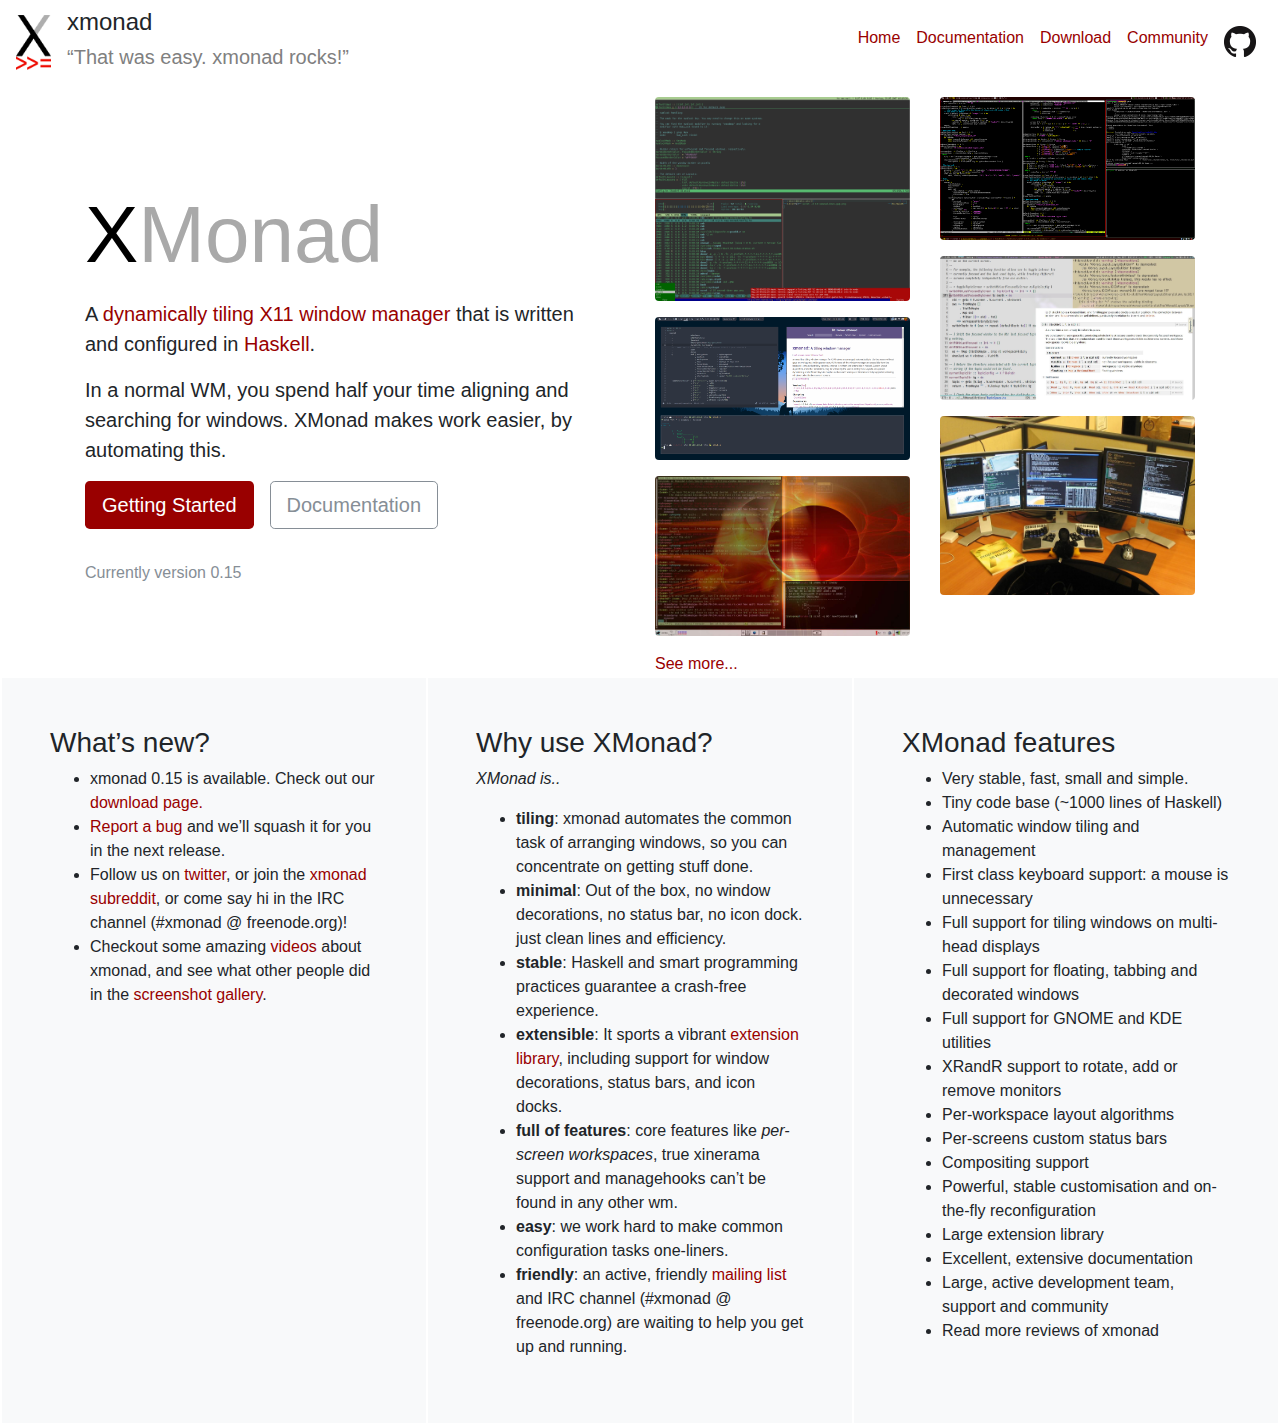
<file: docs/index.html>
<!DOCTYPE html>
<html lang="en">
    <head>
        <meta charset="utf-8">
        <meta http-equiv="x-ua-compatible" content="ie=edge">
        <meta name="viewport" content="width=device-width, initial-scale=1">
        <title>
            xmonad
            
            :
            
            home | The window manager that rocks
        </title>
        <meta name="description" content="the tiling window manager that rocks">

        <!-- Bootstrap CSS -->
        <link rel="stylesheet" href="./css/bootstrap.min.css">
        <link rel="stylesheet" href="./css/main.css">
    </head>
    <body>
        <nav class="navbar navbar-expand-lg navbar-light">
            <a class="mfont-weight-normal navbar-brand" href="#">
                <img src="./images/xmonad-logo.png" class="logo" alt="xmonad logo" id="xmonadLogo">
            </a>
            <div class="mr-auto">
                <h4>xmonad</h4>
                <h5 class="quote">“That was easy. xmonad rocks!”</h5>
            </div>
            <button class="navbar-toggler" type="button" data-toggle="collapse" data-target="#navbarText" aria-controls="navbarTogglerDemo01" aria-expanded="false" aria-label="Toggle navigation">
                <span class="navbar-toggler-icon"></span>
            </button>
            <div class="collapse navbar-collapse" id="navbarText">
                <ul class="navbar-nav ml-auto">
                    <li class="nav-item">
                        <a class="nav-link" href="./index.html">Home</a>
                    </li>
                    <li class="nav-item">
                        <a class="nav-link" href="./documentation.html">Documentation</a>
                    </li>
                    <li class="nav-item">
                        <a class="nav-link" href="./download.html">Download</a>
                    </li>
                    <li class="nav-item">
                        <a class="nav-link" href="./community.html">Community</a>
                    </li>
                    <li class="nav-item">
                        <a class="nav-link" href="https://github.com/xmonad/xmonad">
                            <img src="./images/GitHub-Mark-32px.png" class="github-logo" alt="github logo">
                        </a>
                    </li>
                </ul>
            </div>
        </nav>
        <div class="container">
    <!--  logo-->
    <div class="row align-items-center">
        <div class="col-md-6 text-center text-md-left pr-md-5">
            <h1 class="mb-3 bd-text-purple-bright name">XMonad</h1>
            <p class="lead">A <a href="https://wiki.archlinux.org/index.php/window_manager">dynamically
                tiling X11 window manager</a> that is written and
                configured in <a href="https://www.haskell.org/">Haskell</a>.</p>
            <p class="lead mb-3">
                In a normal WM, you spend half
                your time aligning and searching for windows. XMonad
                makes work easier, by automating this.
            </p>
            <div class="d-flex flex-column flex-md-row lead mb-3">
                <p><a href="./tour.html" class="btn btn-lg btn-bd-purple mb-3 mb-md-0 mr-md-3" role="button">
                    Getting Started
                </a></p>
                <p><a href="./documentation.html" class="btn btn-lg btn-outline-secondary">
                    Documentation
                </a></p>
            </div>
            <p class="text-muted mb-0">Currently version 0.15</p>
        </div>
        <div class="col-6 mx-auto d-none d-sm-none d-md-block">
            <div class="row">
                <div class="col-md-6 mb-3 mb-lg-0">
                    <img src="images/screenshots/Screen-rob-dzen.png" class="w-100 shadow-1-strong rounded mb-3" alt />
                    <img src="images/screenshots/screenshot.png" class="w-100 shadow-1-strong rounded mb-3" alt />
                    <img src="images/screenshots/Xmonad-screen-comp-xfce.jpg" class="w-100 shadow-1-strong rounded mb-3" alt />
                </div>

                <div class="col-md-6 mb-3 mb-lg-0">
                    <img src="images/screenshots/Liskin-screenshot.png" class="w-100 shadow-1-strong rounded mb-3" alt />
                    <img src="images/screenshots/solid-screenshot.jpeg" class="w-100 shadow-1-strong rounded mb-3" alt />
                    <img src="images/screenshots/1200px-Screen-triplehead-galois.jpg" class="w-100 shadow-1-strong rounded mb-3" alt />
                </div>
            </div>
            <a href="https://wiki.haskell.org/Xmonad/Screenshots">See more...</a>
        </div>
    </div>
</div>
<div class="masthead-followup row m-0 border border-white">
    <div class="col-12 col-md-4 p-3 p-md-5 bg-light border border-white">
        <h3 id="whats-new">What’s new?</h3>
        <ul>
            <li>
                xmonad 0.15 is available. Check out our <a href="download.html">download
                page.</a>
            </li>
            <li>
                <a href="https://github.com/xmonad/xmonad/issues">Report a bug</a> and we’ll squash it for you in the
                next release.
            </li>
            <li>
                Follow us on <a href="https://twitter.com/xmonad">twitter</a>, or join the <a href="https://reddit.com/r/xmonad">xmonad
                subreddit</a>, or come say hi in the IRC channel (#xmonad @ freenode.org)!
            </li>
            <li>
                Checkout some amazing <a href="videos.html">videos</a> about xmonad, and see what other people
                did in the <a href="https://wiki.haskell.org/Xmonad/Screenshots">screenshot gallery</a>.
            </li>
        </ul>
    </div>
    <div class="col-12 col-md-4 p-3 p-md-5 bg-light border border-white">
        <h3 id="why-use-xmonad">Why use XMonad?</h3>
        <p><em>XMonad is..</em></p>
        <ul>
            <li>
                <strong>tiling</strong>: xmonad automates the
                common task of arranging windows, so you can
                concentrate on getting stuff done.
            </li>
            <li>
                <strong>minimal</strong>: Out of the box, no window
                decorations, no status bar, no icon dock. just clean
                lines and efficiency.
            </li>
            <li>
                <strong>stable</strong>: Haskell and smart
                programming practices guarantee a crash-free
                experience.
            </li>
            <li>
                <strong>extensible</strong>: It sports a vibrant
                <a href="http://hackage.haskell.org/package/xmonad-contrib">extension library</a>, including support for window
                decorations, status bars, and icon docks.
            </li>
            <li>
                <strong>full of features</strong>: core features
                like <span class="font-italic">per-screen workspaces</span>, true xinerama support and
                managehooks can’t be found in any other wm.
            </li>
            <li>
                <strong>easy</strong>: we work hard to make common
                configuration tasks one-liners.
            </li>
            <li>
                <strong>friendly</strong>: an active, friendly
                <a href="https://mail.haskell.org/cgi-bin/mailman/listinfo/xmonad">mailing list</a> and IRC channel (#xmonad @ freenode.org) are waiting to help you
                get up and running.
            </li>
        </ul>
    </div>
    <div class="col-12 col-md-4 p-3 p-md-5 bg-light border border-white">
        <h3 id="xmonad-features">XMonad features</h3>
        <ul>
            <li>Very stable, fast, small and simple.</li>
            <li>Tiny code base (~1000 lines of Haskell)</li>
            <li>Automatic window tiling and management</li>
            <li>First class keyboard support: a mouse is
                unnecessary</li>
            <li>Full support for tiling windows on multi-head
                displays</li>
            <li>Full support for floating, tabbing and decorated
                windows</li>
            <li>Full support for GNOME and KDE utilities</li>
            <li>XRandR support to rotate, add or remove
                monitors</li>
            <li>Per-workspace layout algorithms</li>
            <li>Per-screens custom status bars</li>
            <li>Compositing support</li>
            <li>Powerful, stable customisation and on-the-fly
                reconfiguration</li>
            <li>Large extension library</li>
            <li>Excellent, extensive documentation</li>
            <li>Large, active development team, support and
                community</li>
            <li>Read more reviews of xmonad</li>
        </ul>
    </div>
</div>

    </body>
</html>
</file>
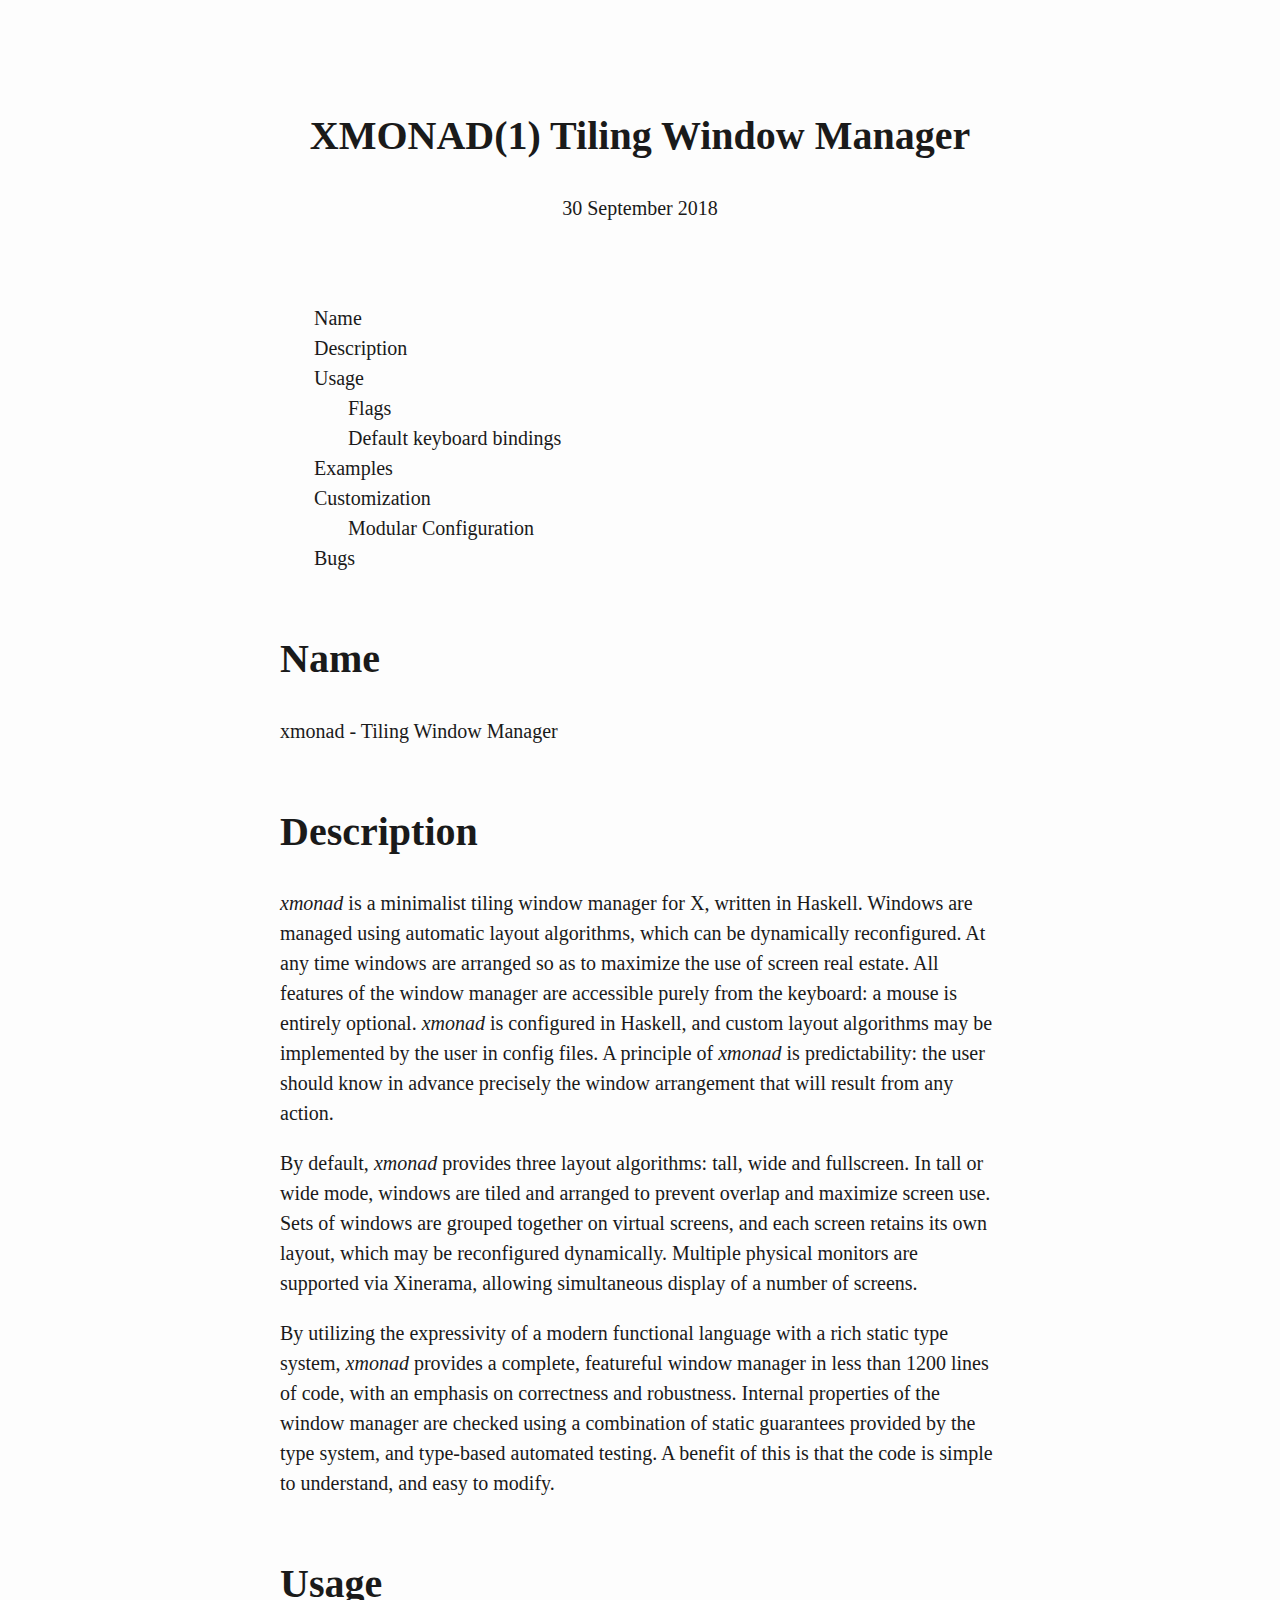
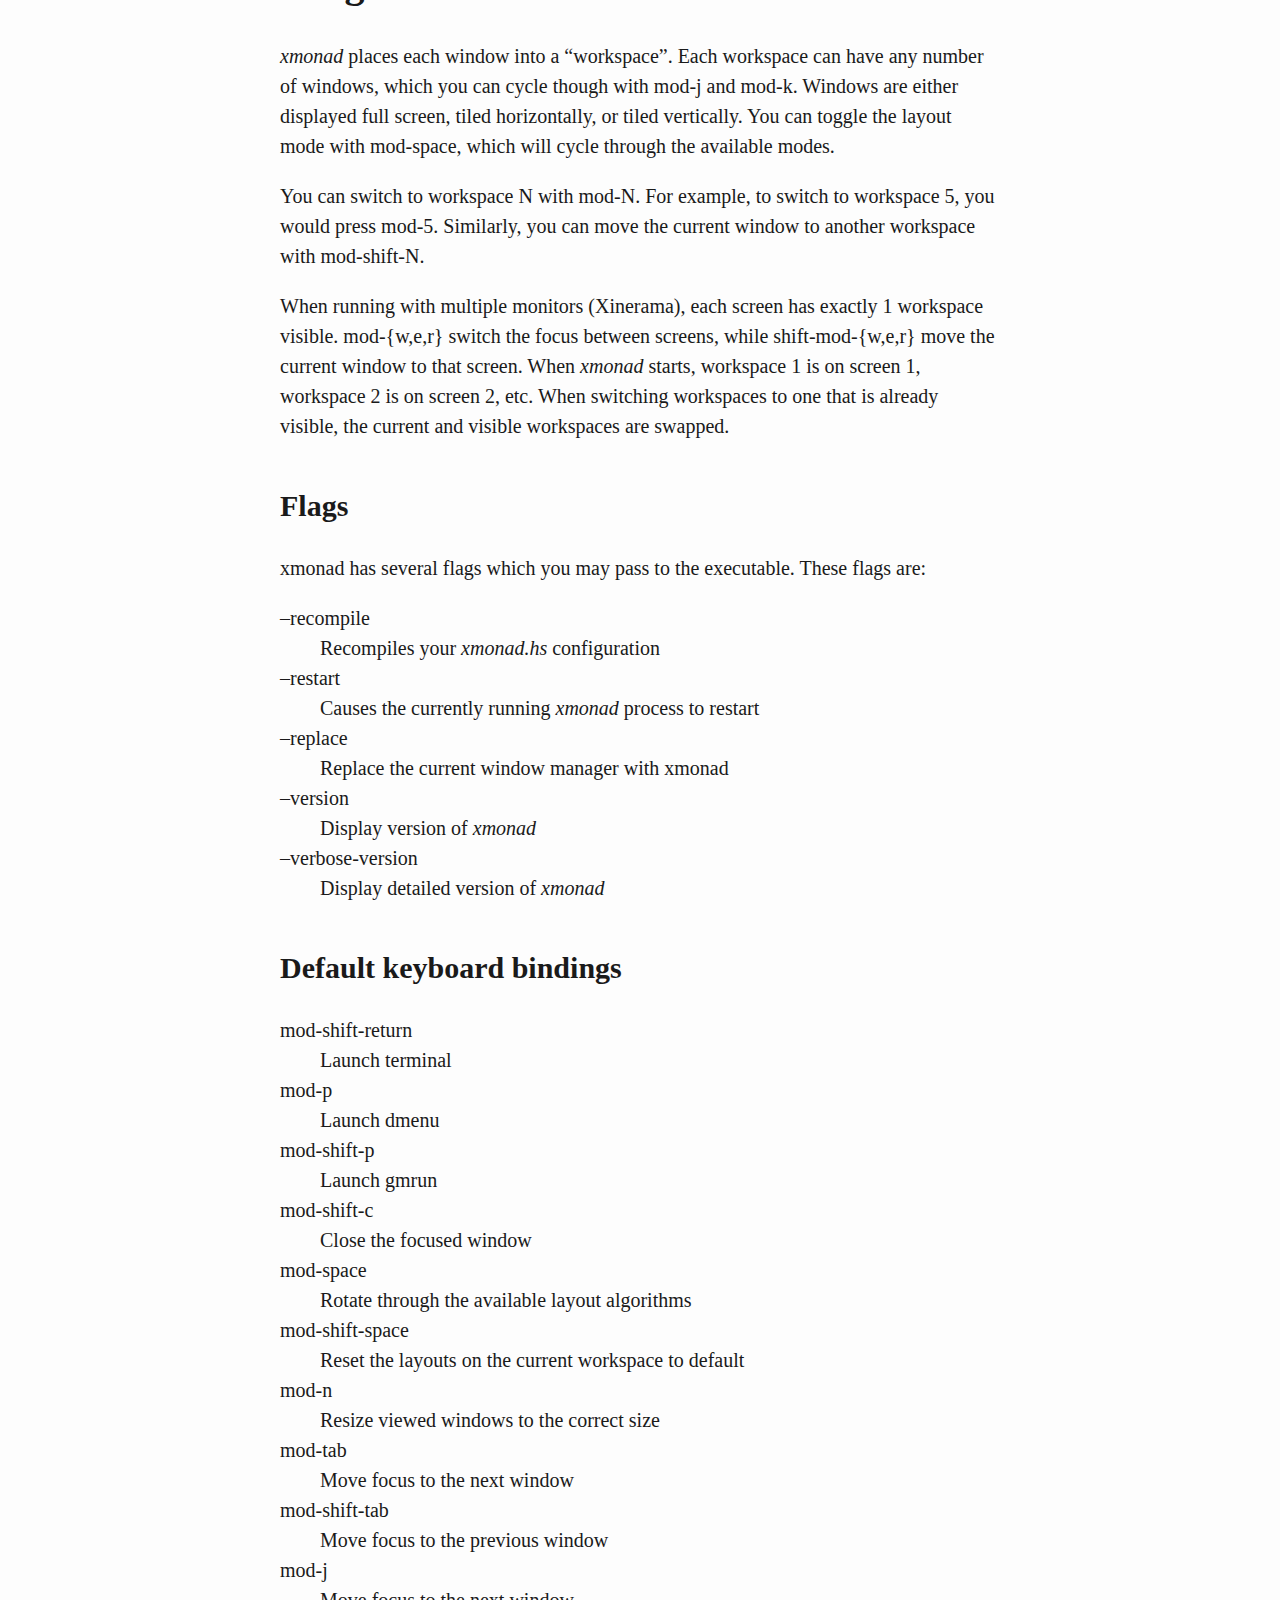
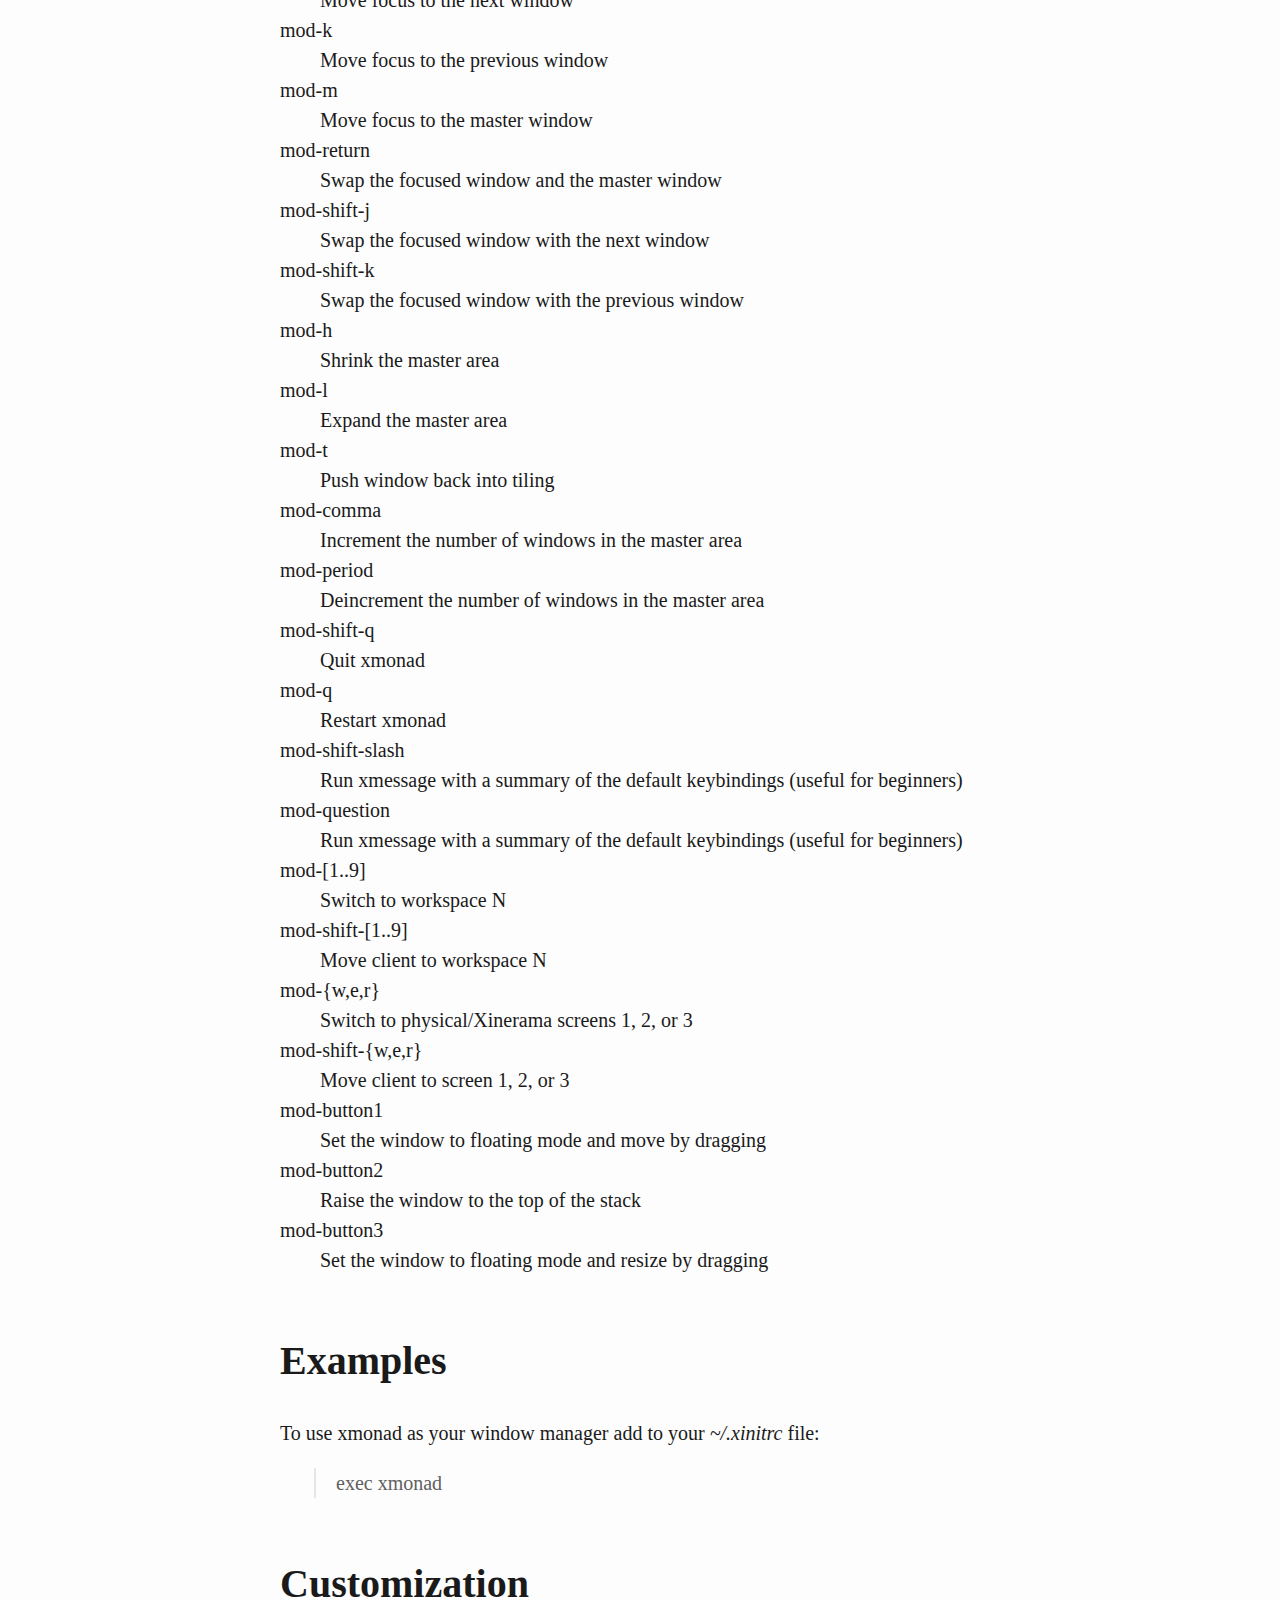
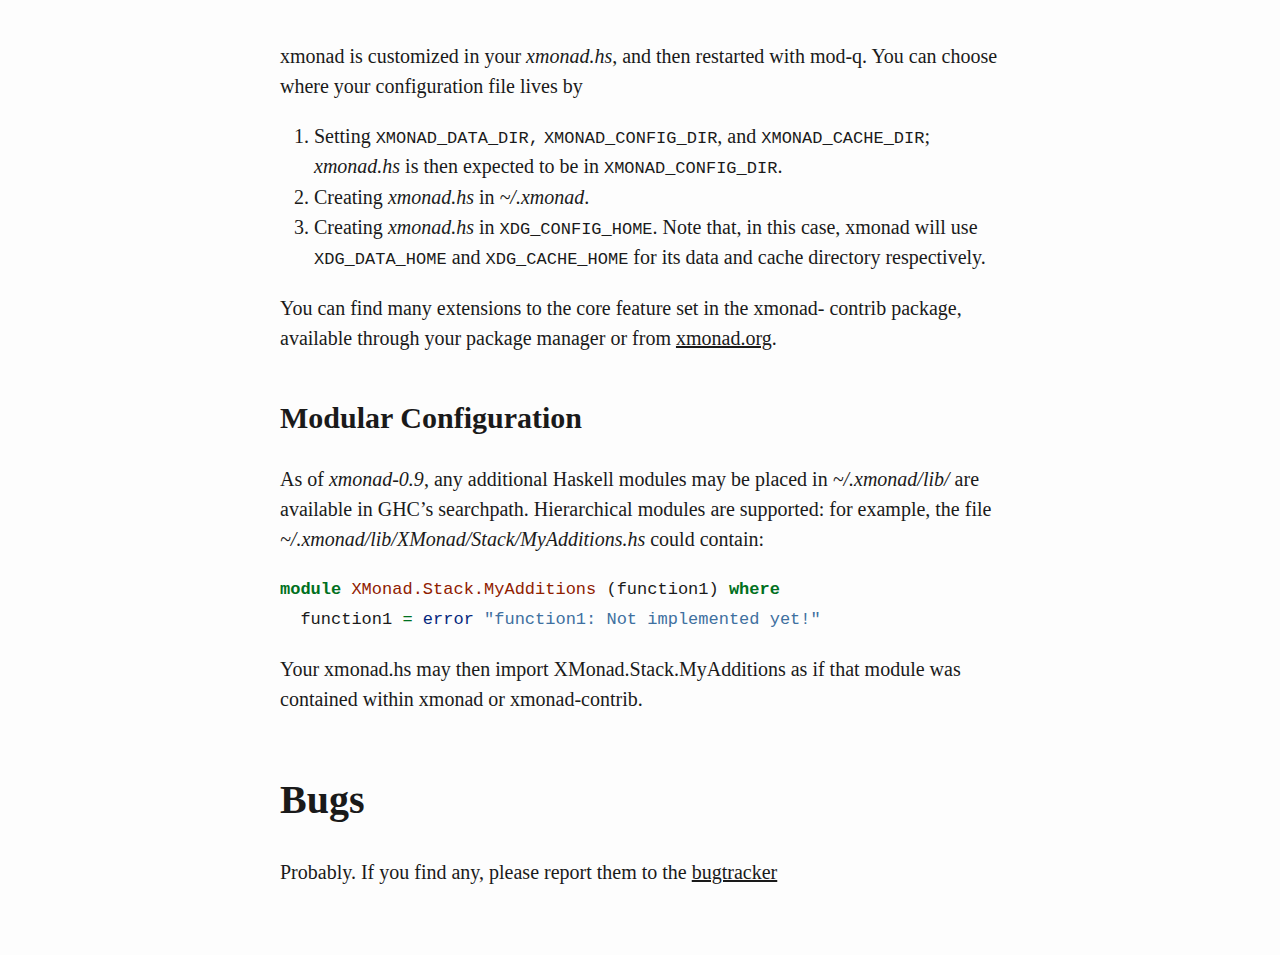
<file: manpage.html>
<!DOCTYPE html>
<html xmlns="http://www.w3.org/1999/xhtml" lang="" xml:lang="">
<head>
  <meta charset="utf-8" />
  <meta name="generator" content="pandoc" />
  <meta name="viewport" content="width=device-width, initial-scale=1.0, user-scalable=yes" />
  <meta name="author" content="" />
  <meta name="dcterms.date" content="2018-09-30" />
  <title>XMONAD(1) Tiling Window Manager</title>
  <style>
    html {
      line-height: 1.5;
      font-family: Georgia, serif;
      font-size: 20px;
      color: #1a1a1a;
      background-color: #fdfdfd;
    }
    body {
      margin: 0 auto;
      max-width: 36em;
      padding-left: 50px;
      padding-right: 50px;
      padding-top: 50px;
      padding-bottom: 50px;
      hyphens: auto;
      word-wrap: break-word;
      text-rendering: optimizeLegibility;
      font-kerning: normal;
    }
    @media (max-width: 600px) {
      body {
        font-size: 0.9em;
        padding: 1em;
      }
    }
    @media print {
      body {
        background-color: transparent;
        color: black;
        font-size: 12pt;
      }
      p, h2, h3 {
        orphans: 3;
        widows: 3;
      }
      h2, h3, h4 {
        page-break-after: avoid;
      }
    }
    p {
      margin: 1em 0;
    }
    a {
      color: #1a1a1a;
    }
    a:visited {
      color: #1a1a1a;
    }
    img {
      max-width: 100%;
    }
    h1, h2, h3, h4, h5, h6 {
      margin-top: 1.4em;
    }
    h5, h6 {
      font-size: 1em;
      font-style: italic;
    }
    h6 {
      font-weight: normal;
    }
    ol, ul {
      padding-left: 1.7em;
      margin-top: 1em;
    }
    li > ol, li > ul {
      margin-top: 0;
    }
    blockquote {
      margin: 1em 0 1em 1.7em;
      padding-left: 1em;
      border-left: 2px solid #e6e6e6;
      color: #606060;
    }
    code {
      font-family: Menlo, Monaco, 'Lucida Console', Consolas, monospace;
      font-size: 85%;
      margin: 0;
    }
    pre {
      margin: 1em 0;
      overflow: auto;
    }
    pre code {
      padding: 0;
      overflow: visible;
    }
    .sourceCode {
     background-color: transparent;
     overflow: visible;
    }
    hr {
      background-color: #1a1a1a;
      border: none;
      height: 1px;
      margin: 1em 0;
    }
    table {
      margin: 1em 0;
      border-collapse: collapse;
      width: 100%;
      overflow-x: auto;
      display: block;
      font-variant-numeric: lining-nums tabular-nums;
    }
    table caption {
      margin-bottom: 0.75em;
    }
    tbody {
      margin-top: 0.5em;
      border-top: 1px solid #1a1a1a;
      border-bottom: 1px solid #1a1a1a;
    }
    th {
      border-top: 1px solid #1a1a1a;
      padding: 0.25em 0.5em 0.25em 0.5em;
    }
    td {
      padding: 0.125em 0.5em 0.25em 0.5em;
    }
    header {
      margin-bottom: 4em;
      text-align: center;
    }
    #TOC li {
      list-style: none;
    }
    #TOC a:not(:hover) {
      text-decoration: none;
    }
    code{white-space: pre-wrap;}
    span.smallcaps{font-variant: small-caps;}
    span.underline{text-decoration: underline;}
    div.column{display: inline-block; vertical-align: top; width: 50%;}
    div.hanging-indent{margin-left: 1.5em; text-indent: -1.5em;}
    ul.task-list{list-style: none;}
    pre > code.sourceCode { white-space: pre; position: relative; }
    pre > code.sourceCode > span { display: inline-block; line-height: 1.25; }
    pre > code.sourceCode > span:empty { height: 1.2em; }
    .sourceCode { overflow: visible; }
    code.sourceCode > span { color: inherit; text-decoration: inherit; }
    div.sourceCode { margin: 1em 0; }
    pre.sourceCode { margin: 0; }
    @media screen {
    div.sourceCode { overflow: auto; }
    }
    @media print {
    pre > code.sourceCode { white-space: pre-wrap; }
    pre > code.sourceCode > span { text-indent: -5em; padding-left: 5em; }
    }
    pre.numberSource code
      { counter-reset: source-line 0; }
    pre.numberSource code > span
      { position: relative; left: -4em; counter-increment: source-line; }
    pre.numberSource code > span > a:first-child::before
      { content: counter(source-line);
        position: relative; left: -1em; text-align: right; vertical-align: baseline;
        border: none; display: inline-block;
        -webkit-touch-callout: none; -webkit-user-select: none;
        -khtml-user-select: none; -moz-user-select: none;
        -ms-user-select: none; user-select: none;
        padding: 0 4px; width: 4em;
        color: #aaaaaa;
      }
    pre.numberSource { margin-left: 3em; border-left: 1px solid #aaaaaa;  padding-left: 4px; }
    div.sourceCode
      {   }
    @media screen {
    pre > code.sourceCode > span > a:first-child::before { text-decoration: underline; }
    }
    code span.al { color: #ff0000; font-weight: bold; } /* Alert */
    code span.an { color: #60a0b0; font-weight: bold; font-style: italic; } /* Annotation */
    code span.at { color: #7d9029; } /* Attribute */
    code span.bn { color: #40a070; } /* BaseN */
    code span.bu { } /* BuiltIn */
    code span.cf { color: #007020; font-weight: bold; } /* ControlFlow */
    code span.ch { color: #4070a0; } /* Char */
    code span.cn { color: #880000; } /* Constant */
    code span.co { color: #60a0b0; font-style: italic; } /* Comment */
    code span.cv { color: #60a0b0; font-weight: bold; font-style: italic; } /* CommentVar */
    code span.do { color: #ba2121; font-style: italic; } /* Documentation */
    code span.dt { color: #902000; } /* DataType */
    code span.dv { color: #40a070; } /* DecVal */
    code span.er { color: #ff0000; font-weight: bold; } /* Error */
    code span.ex { } /* Extension */
    code span.fl { color: #40a070; } /* Float */
    code span.fu { color: #06287e; } /* Function */
    code span.im { } /* Import */
    code span.in { color: #60a0b0; font-weight: bold; font-style: italic; } /* Information */
    code span.kw { color: #007020; font-weight: bold; } /* Keyword */
    code span.op { color: #666666; } /* Operator */
    code span.ot { color: #007020; } /* Other */
    code span.pp { color: #bc7a00; } /* Preprocessor */
    code span.sc { color: #4070a0; } /* SpecialChar */
    code span.ss { color: #bb6688; } /* SpecialString */
    code span.st { color: #4070a0; } /* String */
    code span.va { color: #19177c; } /* Variable */
    code span.vs { color: #4070a0; } /* VerbatimString */
    code span.wa { color: #60a0b0; font-weight: bold; font-style: italic; } /* Warning */
    .display.math{display: block; text-align: center; margin: 0.5rem auto;}
  </style>
  <!--[if lt IE 9]>
    <script src="//cdnjs.cloudflare.com/ajax/libs/html5shiv/3.7.3/html5shiv-printshiv.min.js"></script>
  <![endif]-->
</head>
<body>
<header id="title-block-header">
<h1 class="title">XMONAD(1) Tiling Window Manager</h1>
<p class="author"></p>
<p class="date">30 September 2018</p>
</header>
<nav id="TOC" role="doc-toc">
<ul>
<li><a href="#name">Name</a></li>
<li><a href="#description">Description</a></li>
<li><a href="#usage">Usage</a>
<ul>
<li><a href="#flags">Flags</a></li>
<li><a href="#default-keyboard-bindings">Default keyboard bindings</a></li>
</ul></li>
<li><a href="#examples">Examples</a></li>
<li><a href="#customization">Customization</a>
<ul>
<li><a href="#modular-configuration">Modular Configuration</a></li>
</ul></li>
<li><a href="#bugs">Bugs</a></li>
</ul>
</nav>
<h1 id="name">Name</h1>
<p>xmonad - Tiling Window Manager</p>
<h1 id="description">Description</h1>
<p><em>xmonad</em> is a minimalist tiling window manager for X, written in Haskell. Windows are managed using automatic layout algorithms, which can be dynamically reconfigured. At any time windows are arranged so as to maximize the use of screen real estate. All features of the window manager are accessible purely from the keyboard: a mouse is entirely optional. <em>xmonad</em> is configured in Haskell, and custom layout algorithms may be implemented by the user in config files. A principle of <em>xmonad</em> is predictability: the user should know in advance precisely the window arrangement that will result from any action.</p>
<p>By default, <em>xmonad</em> provides three layout algorithms: tall, wide and fullscreen. In tall or wide mode, windows are tiled and arranged to prevent overlap and maximize screen use. Sets of windows are grouped together on virtual screens, and each screen retains its own layout, which may be reconfigured dynamically. Multiple physical monitors are supported via Xinerama, allowing simultaneous display of a number of screens.</p>
<p>By utilizing the expressivity of a modern functional language with a rich static type system, <em>xmonad</em> provides a complete, featureful window manager in less than 1200 lines of code, with an emphasis on correctness and robustness. Internal properties of the window manager are checked using a combination of static guarantees provided by the type system, and type-based automated testing. A benefit of this is that the code is simple to understand, and easy to modify.</p>
<h1 id="usage">Usage</h1>
<p><em>xmonad</em> places each window into a “workspace”. Each workspace can have any number of windows, which you can cycle though with mod-j and mod-k. Windows are either displayed full screen, tiled horizontally, or tiled vertically. You can toggle the layout mode with mod-space, which will cycle through the available modes.</p>
<p>You can switch to workspace N with mod-N. For example, to switch to workspace 5, you would press mod-5. Similarly, you can move the current window to another workspace with mod-shift-N.</p>
<p>When running with multiple monitors (Xinerama), each screen has exactly 1 workspace visible. mod-{w,e,r} switch the focus between screens, while shift-mod-{w,e,r} move the current window to that screen. When <em>xmonad</em> starts, workspace 1 is on screen 1, workspace 2 is on screen 2, etc. When switching workspaces to one that is already visible, the current and visible workspaces are swapped.</p>
<h2 id="flags">Flags</h2>
<p>xmonad has several flags which you may pass to the executable. These flags are:</p>
<dl>
<dt>–recompile</dt>
<dd>Recompiles your <em>xmonad.hs</em> configuration
</dd>
<dt>–restart</dt>
<dd>Causes the currently running <em>xmonad</em> process to restart
</dd>
<dt>–replace</dt>
<dd>Replace the current window manager with xmonad
</dd>
<dt>–version</dt>
<dd>Display version of <em>xmonad</em>
</dd>
<dt>–verbose-version</dt>
<dd>Display detailed version of <em>xmonad</em>
</dd>
</dl>
<h2 id="default-keyboard-bindings">Default keyboard bindings</h2>
<dl>
<dt>mod-shift-return</dt>
<dd>Launch terminal
</dd>
<dt>mod-p</dt>
<dd>Launch dmenu
</dd>
<dt>mod-shift-p</dt>
<dd>Launch gmrun
</dd>
<dt>mod-shift-c</dt>
<dd>Close the focused window
</dd>
<dt>mod-space</dt>
<dd>Rotate through the available layout algorithms
</dd>
<dt>mod-shift-space</dt>
<dd>Reset the layouts on the current workspace to default
</dd>
<dt>mod-n</dt>
<dd>Resize viewed windows to the correct size
</dd>
<dt>mod-tab</dt>
<dd>Move focus to the next window
</dd>
<dt>mod-shift-tab</dt>
<dd>Move focus to the previous window
</dd>
<dt>mod-j</dt>
<dd>Move focus to the next window
</dd>
<dt>mod-k</dt>
<dd>Move focus to the previous window
</dd>
<dt>mod-m</dt>
<dd>Move focus to the master window
</dd>
<dt>mod-return</dt>
<dd>Swap the focused window and the master window
</dd>
<dt>mod-shift-j</dt>
<dd>Swap the focused window with the next window
</dd>
<dt>mod-shift-k</dt>
<dd>Swap the focused window with the previous window
</dd>
<dt>mod-h</dt>
<dd>Shrink the master area
</dd>
<dt>mod-l</dt>
<dd>Expand the master area
</dd>
<dt>mod-t</dt>
<dd>Push window back into tiling
</dd>
<dt>mod-comma</dt>
<dd>Increment the number of windows in the master area
</dd>
<dt>mod-period</dt>
<dd>Deincrement the number of windows in the master area
</dd>
<dt>mod-shift-q</dt>
<dd>Quit xmonad
</dd>
<dt>mod-q</dt>
<dd>Restart xmonad
</dd>
<dt>mod-shift-slash</dt>
<dd>Run xmessage with a summary of the default keybindings (useful for beginners)
</dd>
<dt>mod-question</dt>
<dd>Run xmessage with a summary of the default keybindings (useful for beginners)
</dd>
<dt>mod-[1..9]</dt>
<dd>Switch to workspace N
</dd>
<dt>mod-shift-[1..9]</dt>
<dd>Move client to workspace N
</dd>
<dt>mod-{w,e,r}</dt>
<dd>Switch to physical/Xinerama screens 1, 2, or 3
</dd>
<dt>mod-shift-{w,e,r}</dt>
<dd>Move client to screen 1, 2, or 3
</dd>
<dt>mod-button1</dt>
<dd>Set the window to floating mode and move by dragging
</dd>
<dt>mod-button2</dt>
<dd>Raise the window to the top of the stack
</dd>
<dt>mod-button3</dt>
<dd>Set the window to floating mode and resize by dragging
</dd>
</dl>
<h1 id="examples">Examples</h1>
<p>To use xmonad as your window manager add to your <em>~/.xinitrc</em> file:</p>
<blockquote>
<p>exec xmonad</p>
</blockquote>
<h1 id="customization">Customization</h1>
<p>xmonad is customized in your <em>xmonad.hs</em>, and then restarted with mod-q. You can choose where your configuration file lives by</p>
<ol type="1">
<li>Setting <code>XMONAD_DATA_DIR,</code> <code>XMONAD_CONFIG_DIR</code>, and <code>XMONAD_CACHE_DIR</code>; <em>xmonad.hs</em> is then expected to be in <code>XMONAD_CONFIG_DIR</code>.</li>
<li>Creating <em>xmonad.hs</em> in <em>~/.xmonad</em>.</li>
<li>Creating <em>xmonad.hs</em> in <code>XDG_CONFIG_HOME</code>. Note that, in this case, xmonad will use <code>XDG_DATA_HOME</code> and <code>XDG_CACHE_HOME</code> for its data and cache directory respectively.</li>
</ol>
<p>You can find many extensions to the core feature set in the xmonad- contrib package, available through your package manager or from <a href="https://xmonad.org">xmonad.org</a>.</p>
<h2 id="modular-configuration">Modular Configuration</h2>
<p>As of <em>xmonad-0.9</em>, any additional Haskell modules may be placed in <em>~/.xmonad/lib/</em> are available in GHC’s searchpath. Hierarchical modules are supported: for example, the file <em>~/.xmonad/lib/XMonad/Stack/MyAdditions.hs</em> could contain:</p>
<div class="sourceCode" id="cb1"><pre class="sourceCode haskell"><code class="sourceCode haskell"><span id="cb1-1"><a href="#cb1-1" aria-hidden="true" tabindex="-1"></a><span class="kw">module</span> <span class="dt">XMonad.Stack.MyAdditions</span> (function1) <span class="kw">where</span></span>
<span id="cb1-2"><a href="#cb1-2" aria-hidden="true" tabindex="-1"></a>  function1 <span class="ot">=</span> <span class="fu">error</span> <span class="st">&quot;function1: Not implemented yet!&quot;</span></span></code></pre></div>
<p>Your xmonad.hs may then import XMonad.Stack.MyAdditions as if that module was contained within xmonad or xmonad-contrib.</p>
<h1 id="bugs">Bugs</h1>
<p>Probably. If you find any, please report them to the <a href="https://github.com/xmonad/xmonad/issues">bugtracker</a></p>
</body>
</html>
</file>
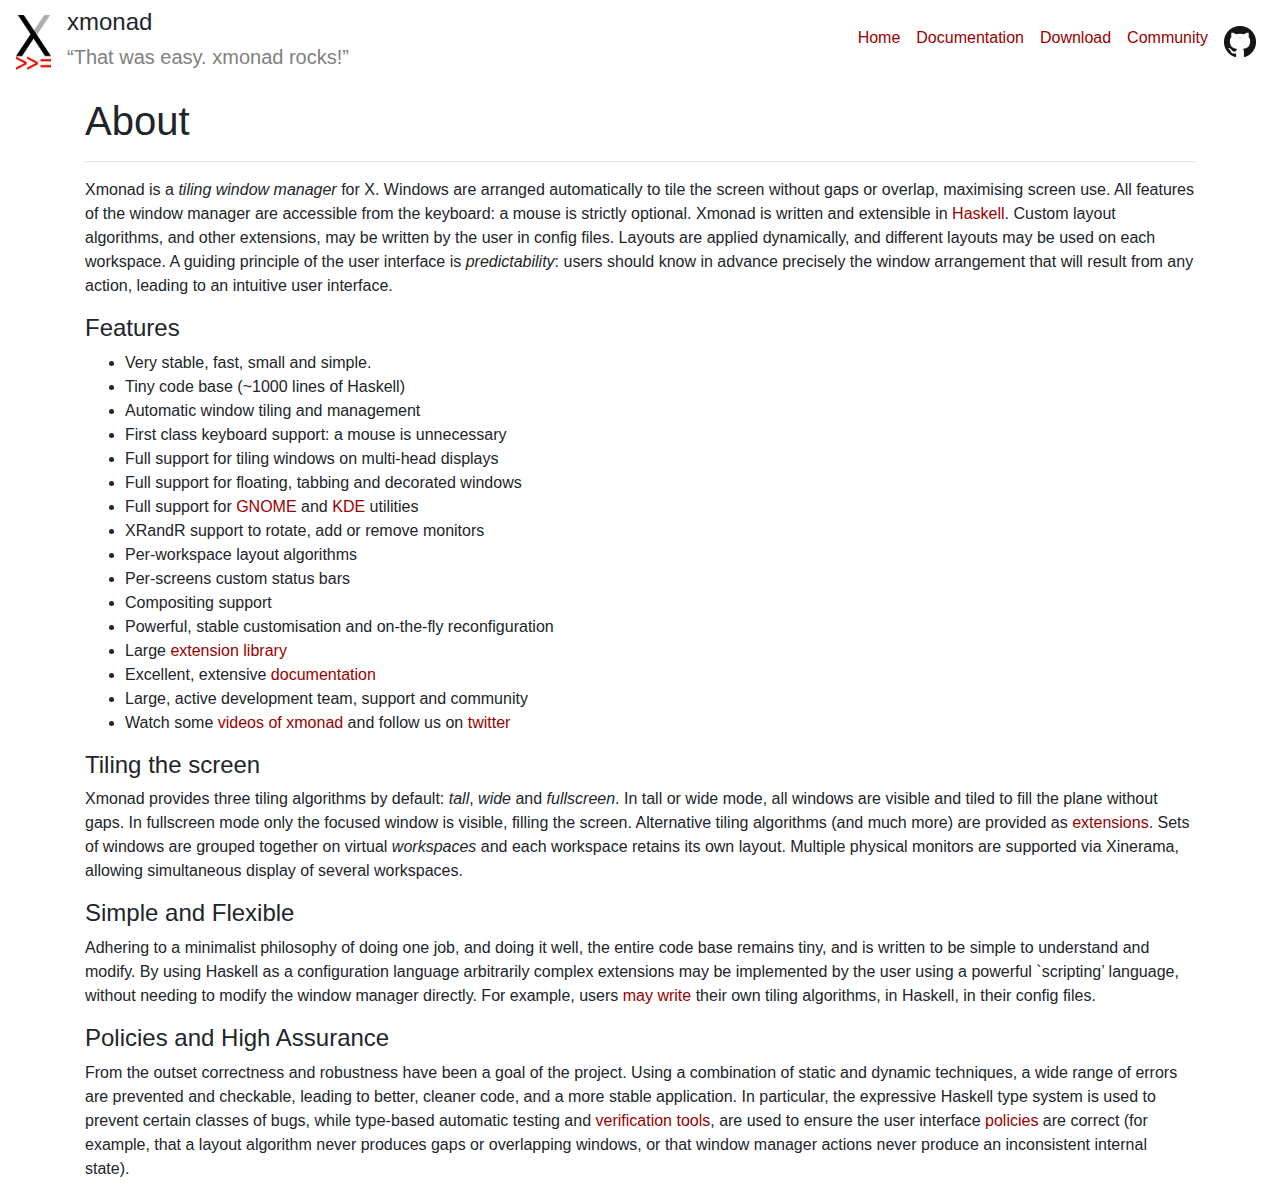
<file: docs/about.html>
<!DOCTYPE html>
<html lang="en">
    <head>
        <meta charset="utf-8">
        <meta http-equiv="x-ua-compatible" content="ie=edge">
        <meta name="viewport" content="width=device-width, initial-scale=1">
        <title>
            xmonad
            
            :
            
            About | The window manager that rocks
        </title>
        <meta name="description" content="the tiling window manager that rocks">

        <!-- Bootstrap CSS -->
        <link rel="stylesheet" href="./css/bootstrap.min.css">
        <link rel="stylesheet" href="./css/main.css">
    </head>
    <body>
        <nav class="navbar navbar-expand-lg navbar-light">
            <a class="mfont-weight-normal navbar-brand" href="#">
                <img src="./images/xmonad-logo.png" class="logo" alt="xmonad logo" id="xmonadLogo">
            </a>
            <div class="mr-auto">
                <h4>xmonad</h4>
                <h5 class="quote">“That was easy. xmonad rocks!”</h5>
            </div>
            <button class="navbar-toggler" type="button" data-toggle="collapse" data-target="#navbarText" aria-controls="navbarTogglerDemo01" aria-expanded="false" aria-label="Toggle navigation">
                <span class="navbar-toggler-icon"></span>
            </button>
            <div class="collapse navbar-collapse" id="navbarText">
                <ul class="navbar-nav ml-auto">
                    <li class="nav-item">
                        <a class="nav-link" href="./index.html">Home</a>
                    </li>
                    <li class="nav-item">
                        <a class="nav-link" href="./documentation.html">Documentation</a>
                    </li>
                    <li class="nav-item">
                        <a class="nav-link" href="./download.html">Download</a>
                    </li>
                    <li class="nav-item">
                        <a class="nav-link" href="./community.html">Community</a>
                    </li>
                    <li class="nav-item">
                        <a class="nav-link" href="https://github.com/xmonad/xmonad">
                            <img src="./images/GitHub-Mark-32px.png" class="github-logo" alt="github logo">
                        </a>
                    </li>
                </ul>
            </div>
        </nav>
        <div class="container">
    <h1>About</h1>
    <hr />
    <p>Xmonad is a <em>tiling window manager</em> for X. Windows are arranged automatically to tile the screen without gaps or overlap, maximising screen use. All features of the window manager are accessible from the keyboard: a mouse is strictly optional. Xmonad is written and extensible in <a href="https://haskell.org">Haskell</a>. Custom layout algorithms, and other extensions, may be written by the user in config files. Layouts are applied dynamically, and different layouts may be used on each workspace. A guiding principle of the user interface is <em>predictability</em>: users should know in advance precisely the window arrangement that will result from any action, leading to an intuitive user interface.</p>
<h4 id="features">Features</h4>
<ul>
<li>Very stable, fast, small and simple.</li>
<li>Tiny code base (~1000 lines of Haskell)</li>
<li>Automatic window tiling and management</li>
<li>First class keyboard support: a mouse is unnecessary</li>
<li>Full support for tiling windows on multi-head displays</li>
<li>Full support for floating, tabbing and decorated windows</li>
<li>Full support for <a href="https://haskell.org/haskellwiki/Xmonad/Using_xmonad_in_Gnome">GNOME</a> and <a href="https://haskell.org/haskellwiki/Xmonad/Using_xmonad_in_KDE">KDE</a> utilities</li>
<li>XRandR support to rotate, add or remove monitors</li>
<li>Per-workspace layout algorithms</li>
<li>Per-screens custom status bars</li>
<li>Compositing support</li>
<li>Powerful, stable customisation and on-the-fly reconfiguration</li>
<li>Large <a href="https://hackage.haskell.org/package/xmonad-contrib">extension library</a></li>
<li>Excellent, extensive <a href="https://hackage.haskell.org/package/xmonad">documentation</a></li>
<li>Large, active development team, support and community</li>
<li>Watch some <a href="videos.html">videos of xmonad</a> and follow us on <a href="https://twitter.com/xmonad">twitter</a></li>
</ul>
<h4 id="tiling-the-screen">Tiling the screen</h4>
<p>Xmonad provides three tiling algorithms by default: <em>tall</em>, <em>wide</em> and <em>fullscreen</em>. In tall or wide mode, all windows are visible and tiled to fill the plane without gaps. In fullscreen mode only the focused window is visible, filling the screen. Alternative tiling algorithms (and much more) are provided as <a href="https://hackage.haskell.org/package/xmonad-contrib">extensions</a>. Sets of windows are grouped together on virtual <em>workspaces</em> and each workspace retains its own layout. Multiple physical monitors are supported via Xinerama, allowing simultaneous display of several workspaces.</p>
<h4 id="simple-and-flexible">Simple and Flexible</h4>
<p>Adhering to a minimalist philosophy of doing one job, and doing it well, the entire code base remains tiny, and is written to be simple to understand and modify. By using Haskell as a configuration language arbitrarily complex extensions may be implemented by the user using a powerful `scripting’ language, without needing to modify the window manager directly. For example, users <a href="https://hackage.haskell.org/package/xmonad-contrib">may write</a> their own tiling algorithms, in Haskell, in their config files.</p>
<h4 id="policies-and-high-assurance">Policies and High Assurance</h4>
<p>From the outset correctness and robustness have been a goal of the project. Using a combination of static and dynamic techniques, a wide range of errors are prevented and checkable, leading to better, cleaner code, and a more stable application. In particular, the expressive Haskell type system is used to prevent certain classes of bugs, while type-based automatic testing and <a href="https://webspace.science.uu.nl/~swier004/publications/2012-haskell.pdf">verification tools</a>, are used to ensure the user interface <a href="https://code.haskell.org/xmonad/tests/Properties.hs">policies</a> are correct (for example, that a layout algorithm never produces gaps or overlapping windows, or that window manager actions never produce an inconsistent internal state).</p>
</div>

    </body>
</html>
</file>
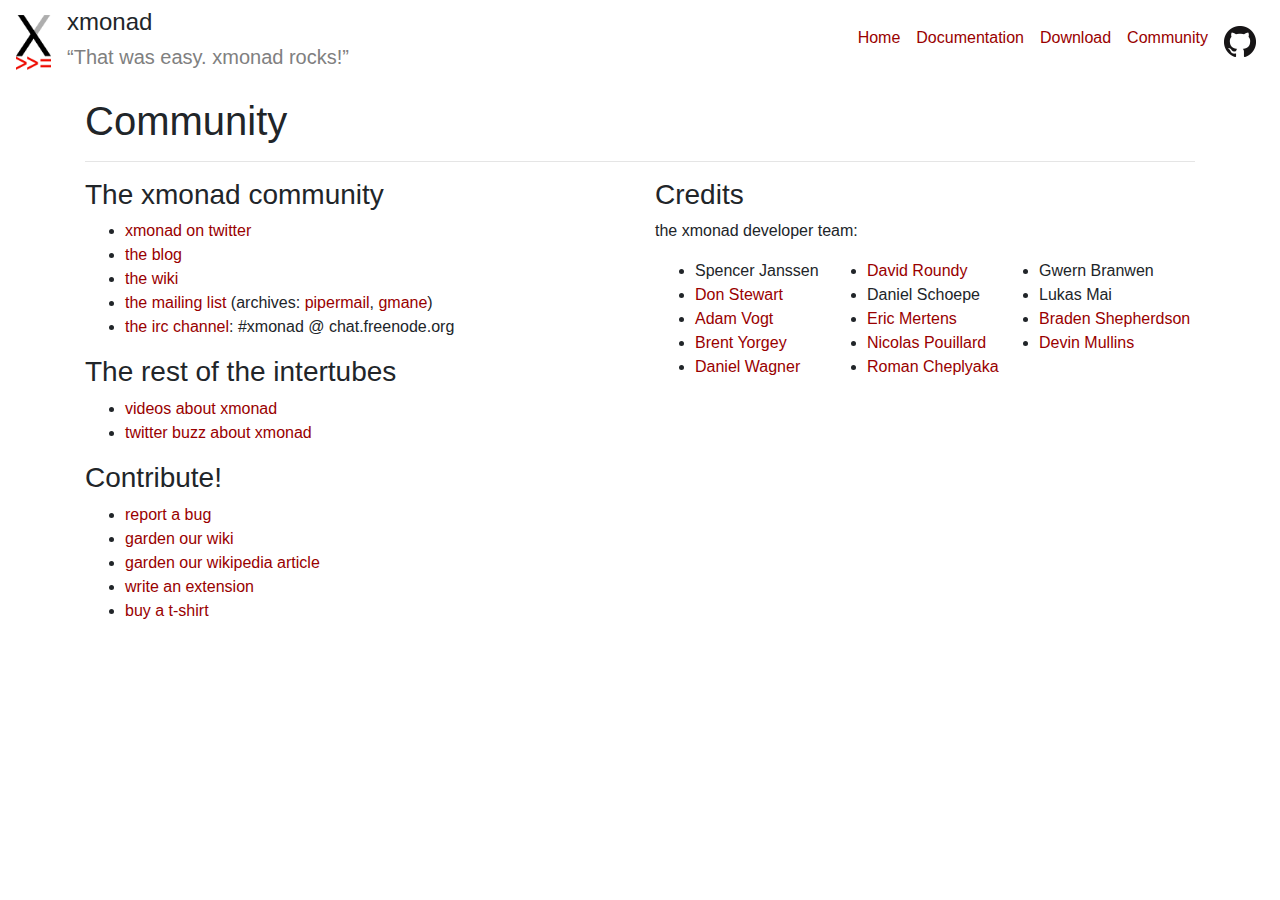
<file: docs/community.html>
<!DOCTYPE html>
<html lang="en">
    <head>
        <meta charset="utf-8">
        <meta http-equiv="x-ua-compatible" content="ie=edge">
        <meta name="viewport" content="width=device-width, initial-scale=1">
        <title>
            xmonad
            
            :
            
            Community | The window manager that rocks
        </title>
        <meta name="description" content="the tiling window manager that rocks">

        <!-- Bootstrap CSS -->
        <link rel="stylesheet" href="./css/bootstrap.min.css">
        <link rel="stylesheet" href="./css/main.css">
    </head>
    <body>
        <nav class="navbar navbar-expand-lg navbar-light">
            <a class="mfont-weight-normal navbar-brand" href="#">
                <img src="./images/xmonad-logo.png" class="logo" alt="xmonad logo" id="xmonadLogo">
            </a>
            <div class="mr-auto">
                <h4>xmonad</h4>
                <h5 class="quote">“That was easy. xmonad rocks!”</h5>
            </div>
            <button class="navbar-toggler" type="button" data-toggle="collapse" data-target="#navbarText" aria-controls="navbarTogglerDemo01" aria-expanded="false" aria-label="Toggle navigation">
                <span class="navbar-toggler-icon"></span>
            </button>
            <div class="collapse navbar-collapse" id="navbarText">
                <ul class="navbar-nav ml-auto">
                    <li class="nav-item">
                        <a class="nav-link" href="./index.html">Home</a>
                    </li>
                    <li class="nav-item">
                        <a class="nav-link" href="./documentation.html">Documentation</a>
                    </li>
                    <li class="nav-item">
                        <a class="nav-link" href="./download.html">Download</a>
                    </li>
                    <li class="nav-item">
                        <a class="nav-link" href="./community.html">Community</a>
                    </li>
                    <li class="nav-item">
                        <a class="nav-link" href="https://github.com/xmonad/xmonad">
                            <img src="./images/GitHub-Mark-32px.png" class="github-logo" alt="github logo">
                        </a>
                    </li>
                </ul>
            </div>
        </nav>
        <div class="container">
    <h1>Community</h1>
    <hr />
    <div class="row">
<div class="col-lg">
<h3 id="the-xmonad-community">The xmonad community</h3>
<ul>
<li><a href="http://twitter.com/xmonad">xmonad on twitter</a></li>
<li><a href="http://xmonad.wordpress.com/">the blog</a></li>
<li><a href="http://haskell.org/haskellwiki/Xmonad">the wiki</a></li>
<li><a href="https://mail.haskell.org/cgi-bin/mailman/listinfo/xmonad">the mailing list</a> (archives: <a href="http://www.haskell.org/pipermail/xmonad/">pipermail</a>, <a href="http://dir.gmane.org/gmane.comp.lang.haskell.xmonad">gmane</a>)</li>
<li><a href="http://haskell.org/haskellwiki/IRC_channel">the irc channel</a>: #xmonad @ chat.freenode.org</li>
</ul>
<h3 id="the-rest-of-the-intertubes">The rest of the intertubes</h3>
<ul>
<li><a href="videos.html">videos about xmonad</a></li>
<li><a href="https://twitter.com/search?q=xmonad">twitter buzz about xmonad</a></li>
</ul>
<h3 id="contribute">Contribute!</h3>
<ul>
<li><a href="https://github.com/xmonad/xmonad/issues">report a bug</a></li>
<li><a href="http://haskell.org/haskellwiki/Xmonad">garden our wiki</a></li>
<li><a href="http://en.wikipedia.org/wiki/Xmonad">garden our wikipedia article</a></li>
<li><a href="http://haskell.org/haskellwiki/Xmonad/xmonad_development_tutorial">write an extension</a></li>
<li><a href="https://www.spreadshirt.com/shop.php?op=article&amp;article_id=2125373">buy a t-shirt</a></li>
</ul>
</div>
<section id="credits" class="col-lg">
<h3>Credits</h3>
<p>the xmonad developer team:</p>
<div class="list-col-3">
<ul>
<li>Spencer Janssen</li>
<li><a href="http://donsbot.wordpress.com/">Don Stewart</a></li>
<li><a href="http://www.eng.uwaterloo.ca/~aavogt/">Adam Vogt</a></li>
<li><a href="http://byorgey.wordpress.com/">Brent Yorgey</a></li>
<li><a href="http://www.dmwit.com/">Daniel Wagner</a></li>
<li><a href="http://physics.oregonstate.edu/~roundyd/people.php">David Roundy</a></li>
<li>Daniel Schoepe</li>
<li><a href="http://github.com/glguy">Eric Mertens</a></li>
<li><a href="http://nicolaspouillard.fr/">Nicolas Pouillard</a></li>
<li><a href="http://ro-che.info/">Roman Cheplyaka</a></li>
<li>Gwern Branwen</li>
<li>Lukas Mai</li>
<li><a href="http://braincrater.wordpress.com/">Braden Shepherdson</a></li>
<li><a href="http://twifkak.com/">Devin Mullins</a></li>
</ul>
</div>
</section>
</div>
</div>

    </body>
</html>
</file>
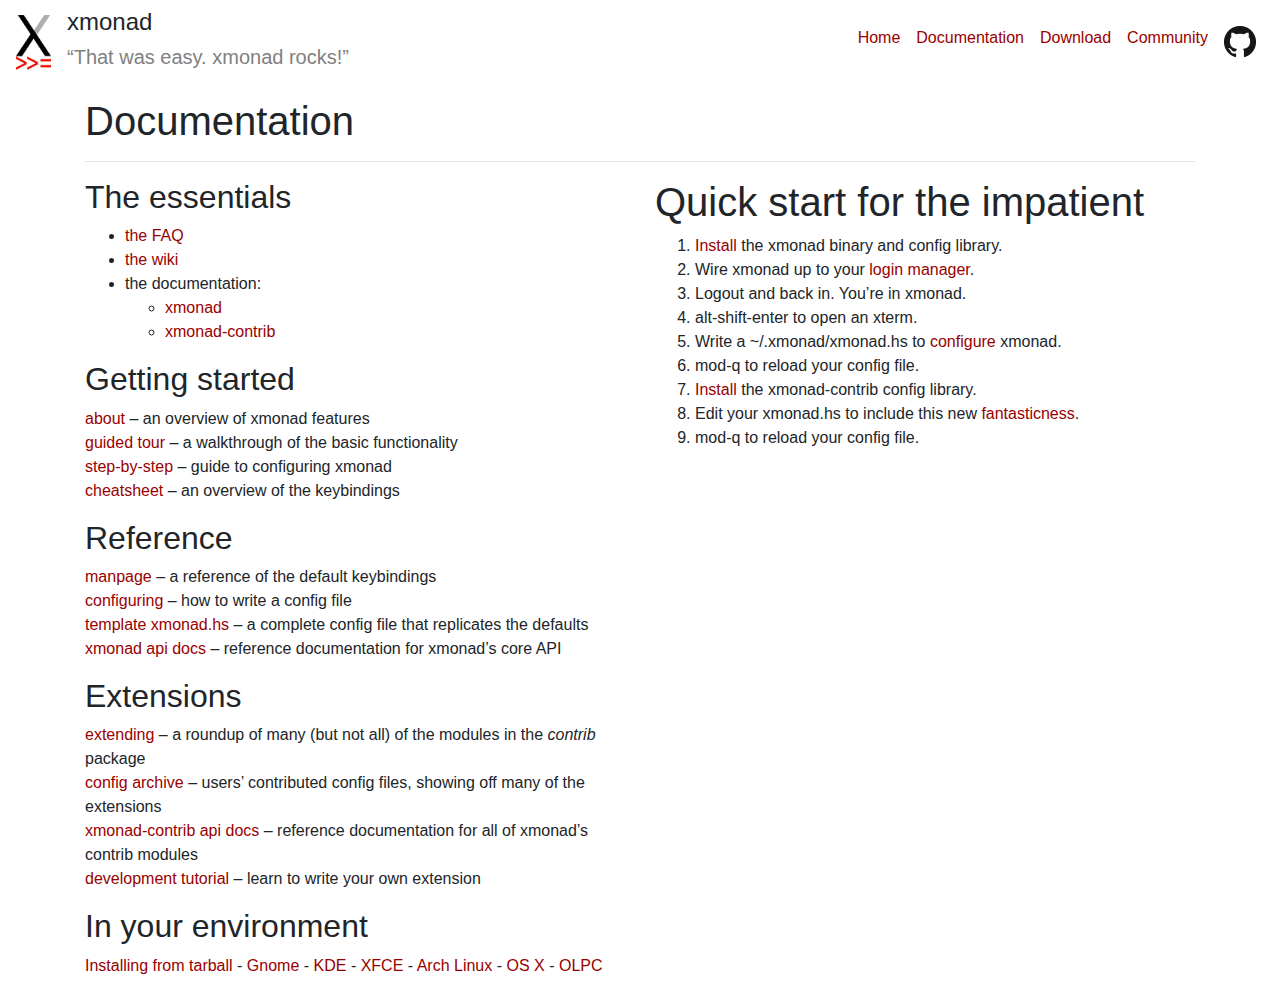
<file: docs/documentation.html>
<!DOCTYPE html>
<html lang="en">
    <head>
        <meta charset="utf-8">
        <meta http-equiv="x-ua-compatible" content="ie=edge">
        <meta name="viewport" content="width=device-width, initial-scale=1">
        <title>
            xmonad
            
            :
            
            Documentation | The window manager that rocks
        </title>
        <meta name="description" content="the tiling window manager that rocks">

        <!-- Bootstrap CSS -->
        <link rel="stylesheet" href="./css/bootstrap.min.css">
        <link rel="stylesheet" href="./css/main.css">
    </head>
    <body>
        <nav class="navbar navbar-expand-lg navbar-light">
            <a class="mfont-weight-normal navbar-brand" href="#">
                <img src="./images/xmonad-logo.png" class="logo" alt="xmonad logo" id="xmonadLogo">
            </a>
            <div class="mr-auto">
                <h4>xmonad</h4>
                <h5 class="quote">“That was easy. xmonad rocks!”</h5>
            </div>
            <button class="navbar-toggler" type="button" data-toggle="collapse" data-target="#navbarText" aria-controls="navbarTogglerDemo01" aria-expanded="false" aria-label="Toggle navigation">
                <span class="navbar-toggler-icon"></span>
            </button>
            <div class="collapse navbar-collapse" id="navbarText">
                <ul class="navbar-nav ml-auto">
                    <li class="nav-item">
                        <a class="nav-link" href="./index.html">Home</a>
                    </li>
                    <li class="nav-item">
                        <a class="nav-link" href="./documentation.html">Documentation</a>
                    </li>
                    <li class="nav-item">
                        <a class="nav-link" href="./download.html">Download</a>
                    </li>
                    <li class="nav-item">
                        <a class="nav-link" href="./community.html">Community</a>
                    </li>
                    <li class="nav-item">
                        <a class="nav-link" href="https://github.com/xmonad/xmonad">
                            <img src="./images/GitHub-Mark-32px.png" class="github-logo" alt="github logo">
                        </a>
                    </li>
                </ul>
            </div>
        </nav>
        <div class="container">
    <h1>Documentation</h1>
    <hr />
    <div class="row">
<div class="col-lg">
<h2 id="the-essentials">The essentials</h2>
<ul>
<li><a href="http://haskell.org/haskellwiki/Xmonad/Frequently_asked_questions">the FAQ</a></li>
<li><a href="http://haskell.org/haskellwiki/Xmonad">the wiki</a></li>
<li>the documentation:
<ul>
<li><a href="http://hackage.haskell.org/package/xmonad">xmonad</a></li>
<li><a href="http://hackage.haskell.org/package/xmonad-contrib">xmonad-contrib</a></li>
</ul></li>
</ul>
<h2 id="getting-started">Getting started</h2>
<p><a href="about.html">about</a> – an overview of xmonad features<br />
<a href="tour.html">guided tour</a> – a walkthrough of the basic functionality<br />
<a href="http://haskell.org/haskellwiki/Xmonad/Config_archive/John_Goerzen's_Configuration">step-by-step</a> – guide to configuring xmonad<br />
<a href="http://haskell.org/haskellwiki/Image:Xmbindings.png">cheatsheet</a> – an overview of the keybindings</p>
<h2 id="reference">Reference</h2>
<p><a href="manpage.html">manpage</a> – a reference of the default keybindings<br />
<a href="http://hackage.haskell.org/package/xmonad-contrib/docs/XMonad-Doc-Configuring.html">configuring</a> – how to write a config file<br />
<a href="http://haskell.org/haskellwiki/Xmonad/Config_archive/Template_xmonad.hs">template xmonad.hs</a> – a complete config file that replicates the defaults<br />
<a href="http://hackage.haskell.org/package/xmonad">xmonad api docs</a> – reference documentation for xmonad’s core API</p>
<h2 id="extensions">Extensions</h2>
<p><a href="http://hackage.haskell.org/package/xmonad-contrib/docs/XMonad-Doc-Extending.html">extending</a> – a roundup of many (but not all) of the modules in the <em>contrib</em> package<br />
<a href="http://haskell.org/haskellwiki/Xmonad/Config_archive">config archive</a> – users’ contributed config files, showing off many of the extensions<br />
<a href="http://hackage.haskell.org/package/xmonad-contrib">xmonad-contrib api docs</a> – reference documentation for all of xmonad’s contrib modules<br />
<a href="http://haskell.org/haskellwiki/Xmonad/xmonad_development_tutorial">development tutorial</a> – learn to write your own extension</p>
<h2 id="in-your-environment">In your environment</h2>
<p><a href="intro.html">Installing from tarball</a> - <a href="http://haskell.org/haskellwiki/Xmonad/Using_xmonad_in_Gnome">Gnome</a> - <a href="http://haskell.org/haskellwiki/Xmonad/Using_xmonad_in_KDE">KDE</a> - <a href="http://haskell.org/haskellwiki/Xmonad/Using_xmonad_in_XFCE">XFCE</a> - <a href="http://wiki.archlinux.org/index.php/XMonad">Arch Linux</a> - <a href="http://haskell.org/haskellwiki/Xmonad/Using_xmonad_on_Apple_OSX">OS X</a> - <a href="http://haskell.org/haskellwiki/Xmonad/Using_xmonad_on_OLPC_XO">OLPC</a></p>
</div>
<section id="quick-start-for-the-impatient" class="col-lg">
<h1>Quick start for the impatient</h1>
<ol type="1">
<li><a href="download.html">Install</a> the xmonad binary and config library.</li>
<li>Wire xmonad up to your <a href="http://www.haskell.org/haskellwiki/Xmonad/Frequently_asked_questions#How_can_I_use_xmonad_with_a_display_manager.3F_.28xdm.2C_kdm.2C_gdm.29">login manager</a>.</li>
<li>Logout and back in. You’re in xmonad.</li>
<li>alt-shift-enter to open an xterm.</li>
<li>Write a ~/.xmonad/xmonad.hs to <a href="http://haskell.org/haskellwiki/Xmonad/Config_archive/John_Goerzen's_Configuration">configure</a> xmonad.</li>
<li>mod-q to reload your config file.</li>
<li><a href="download.html">Install</a> the xmonad-contrib config library.</li>
<li>Edit your xmonad.hs to include this new <a href="http://haskell.org/haskellwiki/Xmonad/Config_archive">fantasticness</a>.</li>
<li>mod-q to reload your config file.</li>
</ol>
</section>
</div>
</div>

    </body>
</html>
</file>
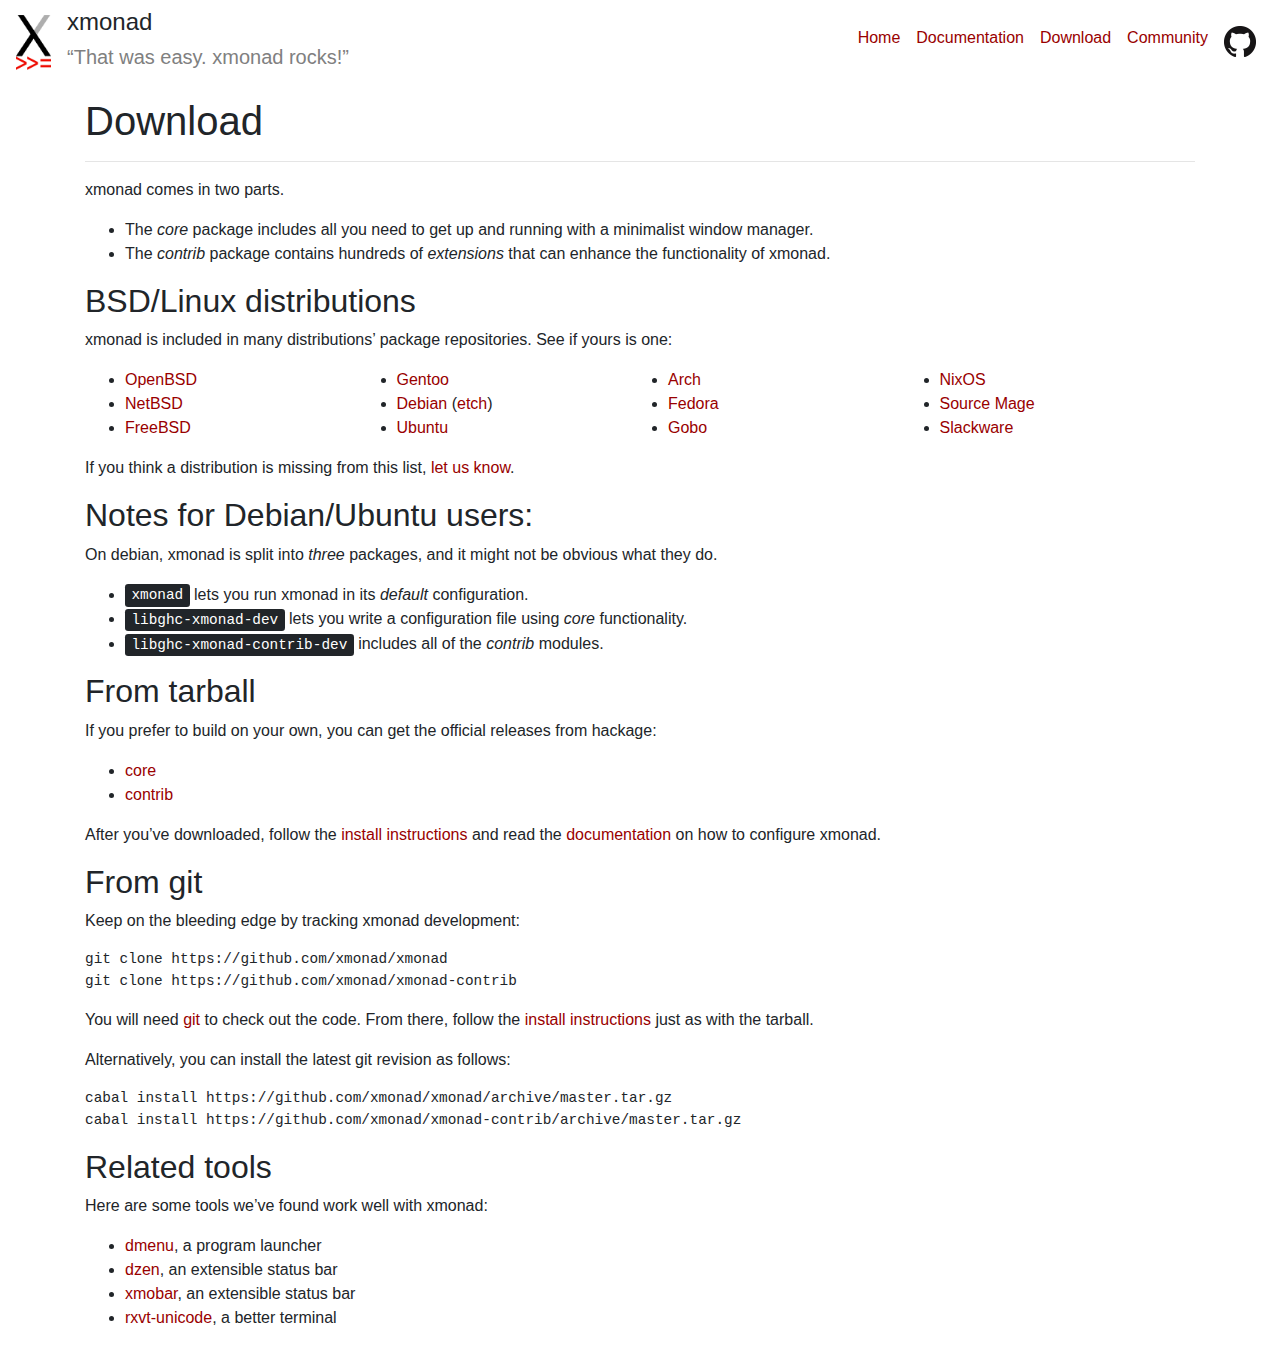
<file: docs/download.html>
<!DOCTYPE html>
<html lang="en">
    <head>
        <meta charset="utf-8">
        <meta http-equiv="x-ua-compatible" content="ie=edge">
        <meta name="viewport" content="width=device-width, initial-scale=1">
        <title>
            xmonad
            
            :
            
            Download | The window manager that rocks
        </title>
        <meta name="description" content="the tiling window manager that rocks">

        <!-- Bootstrap CSS -->
        <link rel="stylesheet" href="./css/bootstrap.min.css">
        <link rel="stylesheet" href="./css/main.css">
    </head>
    <body>
        <nav class="navbar navbar-expand-lg navbar-light">
            <a class="mfont-weight-normal navbar-brand" href="#">
                <img src="./images/xmonad-logo.png" class="logo" alt="xmonad logo" id="xmonadLogo">
            </a>
            <div class="mr-auto">
                <h4>xmonad</h4>
                <h5 class="quote">“That was easy. xmonad rocks!”</h5>
            </div>
            <button class="navbar-toggler" type="button" data-toggle="collapse" data-target="#navbarText" aria-controls="navbarTogglerDemo01" aria-expanded="false" aria-label="Toggle navigation">
                <span class="navbar-toggler-icon"></span>
            </button>
            <div class="collapse navbar-collapse" id="navbarText">
                <ul class="navbar-nav ml-auto">
                    <li class="nav-item">
                        <a class="nav-link" href="./index.html">Home</a>
                    </li>
                    <li class="nav-item">
                        <a class="nav-link" href="./documentation.html">Documentation</a>
                    </li>
                    <li class="nav-item">
                        <a class="nav-link" href="./download.html">Download</a>
                    </li>
                    <li class="nav-item">
                        <a class="nav-link" href="./community.html">Community</a>
                    </li>
                    <li class="nav-item">
                        <a class="nav-link" href="https://github.com/xmonad/xmonad">
                            <img src="./images/GitHub-Mark-32px.png" class="github-logo" alt="github logo">
                        </a>
                    </li>
                </ul>
            </div>
        </nav>
        <div class="container">
    <h1>Download</h1>
    <hr />
    <p>xmonad comes in two parts.</p>
<ul>
<li>The <em>core</em> package includes all you need to get up and running with a minimalist window manager.</li>
<li>The <em>contrib</em> package contains hundreds of <em>extensions</em> that can enhance the functionality of xmonad.</li>
</ul>
<h2 id="bsdlinux-distributions">BSD/Linux distributions</h2>
<p>xmonad is included in many distributions’ package repositories. See if yours is one:</p>
<div class="list-col-4">
<ul>
<li><a href="https://www.openbsd.org/cgi-bin/cvsweb/ports/x11/xmonad/">OpenBSD</a></li>
<li><a href="https://pkgsrc.se/wip/xmonad">NetBSD</a></li>
<li><a href="https://www.freshports.org/x11-wm/hs-xmonad/">FreeBSD</a></li>
<li><a href="https://packages.gentoo.org/packages/x11-wm/xmonad">Gentoo</a></li>
<li><a href="https://packages.debian.org/xmonad">Debian</a> (<a href="https://people.debian.org/~jps/etch">etch</a>)</li>
<li><a href="https://packages.ubuntu.com/search?keywords=xmonad">Ubuntu</a></li>
<li><a href="https://www.archlinux.org/packages/community/x86_64/xmonad/">Arch</a></li>
<li><a href="https://src.fedoraproject.org/rpms/xmonad">Fedora</a></li>
<li><a href="https://github.com/gobolinux/Recipes/tree/master/XMonad">Gobo</a></li>
<li><a href="https://search.nixos.org/packages?channel=20.09&amp;from=0&amp;size=30&amp;sort=relevance&amp;query=xmonad">NixOS</a></li>
<li><a href="http://codex.sourcemage.org/stable/windowmanagers/xmonad/">Source Mage</a></li>
<li><a href="https://slackbuilds.org/result/?search=xmonad&amp;sv=">Slackware</a></li>
</ul>
</div>
<p>If you think a distribution is missing from this list, <a href="https://www.haskell.org/mailman/listinfo/xmonad">let us know</a>.</p>
<h2 id="notes-for-debianubuntu-users">Notes for Debian/Ubuntu users:</h2>
<p>On debian, xmonad is split into <em>three</em> packages, and it might not be obvious what they do.</p>
<ul>
<li><kbd>xmonad</kbd> lets you run xmonad in its <em>default</em> configuration.</li>
<li><kbd>libghc-xmonad-dev</kbd> lets you write a configuration file using <em>core</em> functionality.</li>
<li><kbd>libghc-xmonad-contrib-dev</kbd> includes all of the <em>contrib</em> modules.</li>
</ul>
<h2 id="from-tarball">From tarball</h2>
<p>If you prefer to build on your own, you can get the official releases from hackage:</p>
<ul>
<li><a href="https://hackage.haskell.org/package/xmonad">core</a></li>
<li><a href="https://hackage.haskell.org/package/xmonad-contrib">contrib</a></li>
</ul>
<p>After you’ve downloaded, follow the <a href="install-instructions.html">install instructions</a> and read the <a href="documentation.html">documentation</a> on how to configure xmonad.</p>
<h2 id="from-git">From git</h2>
<p>Keep on the bleeding edge by tracking xmonad development:</p>
<pre><code>git clone https://github.com/xmonad/xmonad  
git clone https://github.com/xmonad/xmonad-contrib  </code></pre>
<p>You will need <a href="https://git-scm.com/">git</a> to check out the code. From there, follow the <a href="install-instructions.html">install instructions</a> just as with the tarball.</p>
<p>Alternatively, you can install the latest git revision as follows:</p>
<pre><code>cabal install https://github.com/xmonad/xmonad/archive/master.tar.gz  
cabal install https://github.com/xmonad/xmonad-contrib/archive/master.tar.gz  </code></pre>
<h2 id="related-tools">Related tools</h2>
<p>Here are some tools we’ve found work well with xmonad:</p>
<ul>
<li><a href="https://tools.suckless.org/dmenu/">dmenu</a>, a program launcher</li>
<li><a href="https://gotmor.googlepages.com/dzen">dzen</a>, an extensible status bar</li>
<li><a href="https://hackage.haskell.org/package/xmobar">xmobar</a>, an extensible status bar</li>
<li><a href="https://software.schmorp.de/pkg/rxvt-unicode.html">rxvt-unicode</a>, a better terminal</li>
</ul>
</div>

    </body>
</html>
</file>
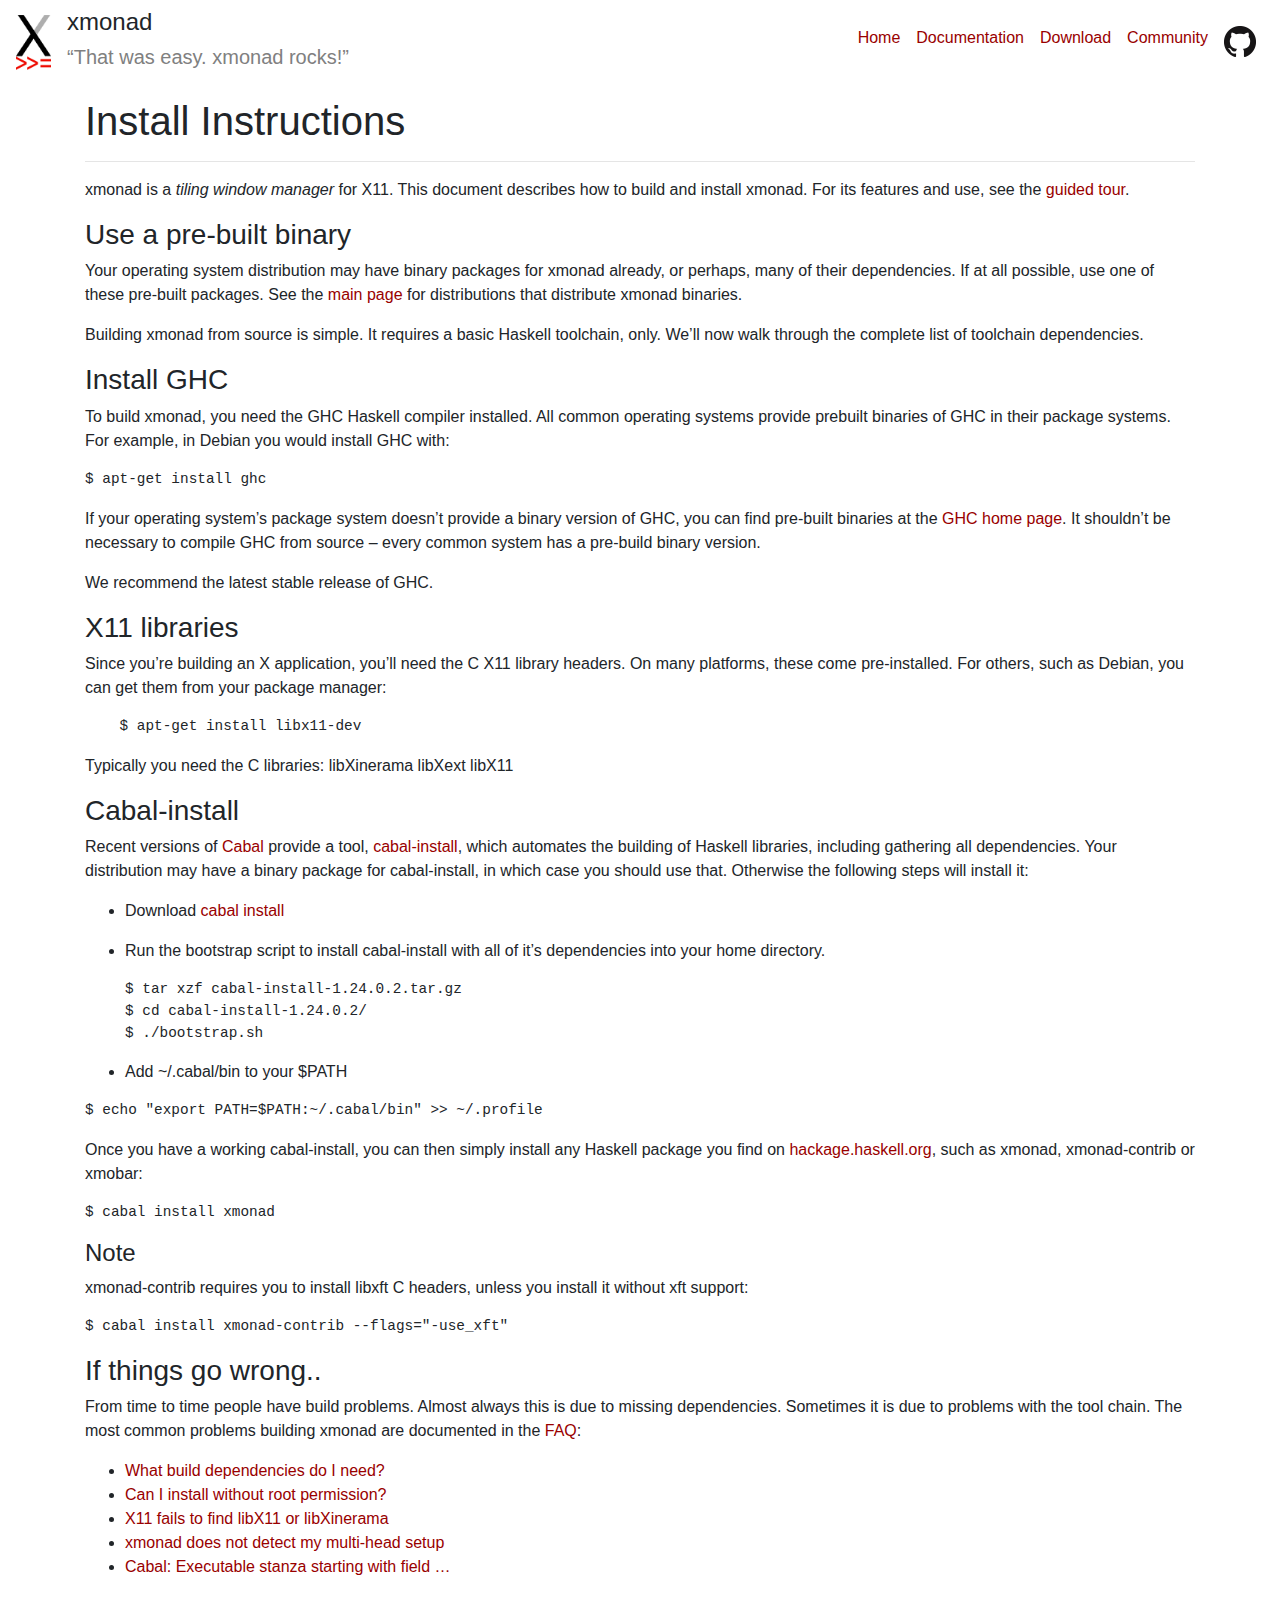
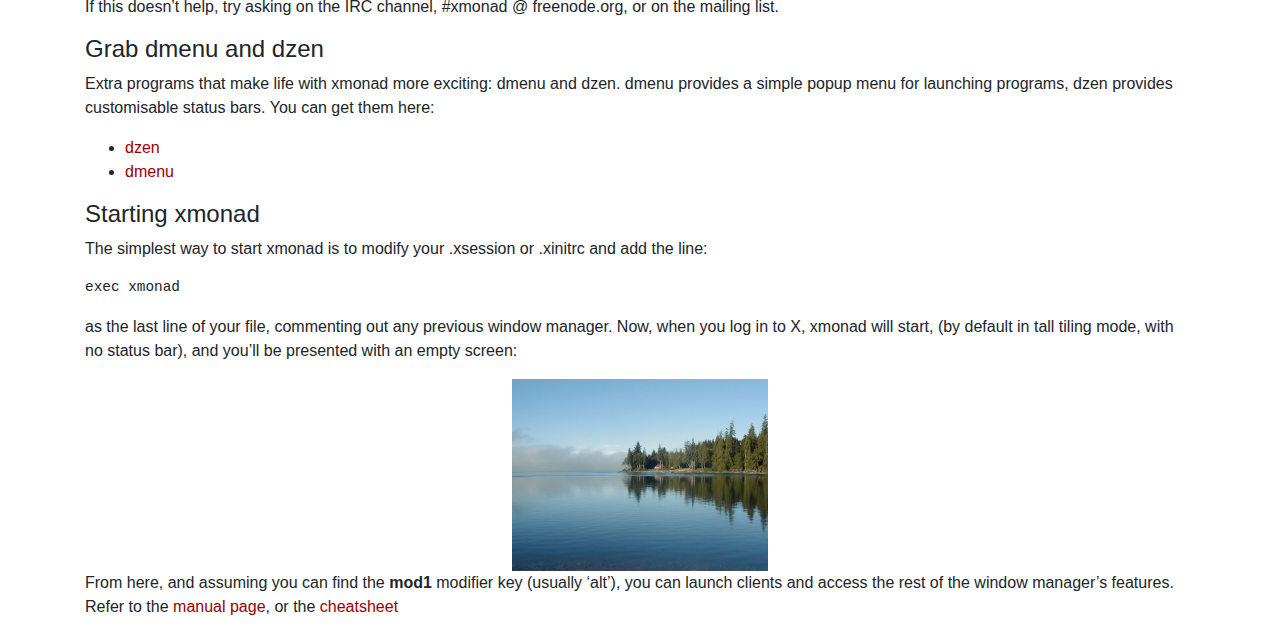
<file: docs/install-instructions.html>
<!DOCTYPE html>
<html lang="en">
    <head>
        <meta charset="utf-8">
        <meta http-equiv="x-ua-compatible" content="ie=edge">
        <meta name="viewport" content="width=device-width, initial-scale=1">
        <title>
            xmonad
            
            :
            
            Install Instructions | The window manager that rocks
        </title>
        <meta name="description" content="the tiling window manager that rocks">

        <!-- Bootstrap CSS -->
        <link rel="stylesheet" href="./css/bootstrap.min.css">
        <link rel="stylesheet" href="./css/main.css">
    </head>
    <body>
        <nav class="navbar navbar-expand-lg navbar-light">
            <a class="mfont-weight-normal navbar-brand" href="#">
                <img src="./images/xmonad-logo.png" class="logo" alt="xmonad logo" id="xmonadLogo">
            </a>
            <div class="mr-auto">
                <h4>xmonad</h4>
                <h5 class="quote">“That was easy. xmonad rocks!”</h5>
            </div>
            <button class="navbar-toggler" type="button" data-toggle="collapse" data-target="#navbarText" aria-controls="navbarTogglerDemo01" aria-expanded="false" aria-label="Toggle navigation">
                <span class="navbar-toggler-icon"></span>
            </button>
            <div class="collapse navbar-collapse" id="navbarText">
                <ul class="navbar-nav ml-auto">
                    <li class="nav-item">
                        <a class="nav-link" href="./index.html">Home</a>
                    </li>
                    <li class="nav-item">
                        <a class="nav-link" href="./documentation.html">Documentation</a>
                    </li>
                    <li class="nav-item">
                        <a class="nav-link" href="./download.html">Download</a>
                    </li>
                    <li class="nav-item">
                        <a class="nav-link" href="./community.html">Community</a>
                    </li>
                    <li class="nav-item">
                        <a class="nav-link" href="https://github.com/xmonad/xmonad">
                            <img src="./images/GitHub-Mark-32px.png" class="github-logo" alt="github logo">
                        </a>
                    </li>
                </ul>
            </div>
        </nav>
        <div class="container">
    <h1>Install Instructions</h1>
    <hr />
    <p>xmonad is a <em>tiling window manager</em> for X11. This document describes how to build and install xmonad. For its features and use, see the <a href="./tour.html">guided tour</a>.</p>
<h3 id="use-a-pre-built-binary">Use a pre-built binary</h3>
<p>Your operating system distribution may have binary packages for xmonad already, or perhaps, many of their dependencies. If at all possible, use one of these pre-built packages. See the <a href="index.html">main page</a> for distributions that distribute xmonad binaries.</p>
<p>Building xmonad from source is simple. It requires a basic Haskell toolchain, only. We’ll now walk through the complete list of toolchain dependencies.</p>
<h3 id="install-ghc">Install GHC</h3>
<p>To build xmonad, you need the GHC Haskell compiler installed. All common operating systems provide prebuilt binaries of GHC in their package systems. For example, in Debian you would install GHC with:</p>
<pre><code>$ apt-get install ghc</code></pre>
<p>If your operating system’s package system doesn’t provide a binary version of GHC, you can find pre-built binaries at the <a href="http://haskell.org/ghc">GHC home page</a>. It shouldn’t be necessary to compile GHC from source – every common system has a pre-build binary version.</p>
<p>We recommend the latest stable release of GHC.</p>
<h3 id="x11-libraries">X11 libraries</h3>
<p>Since you’re building an X application, you’ll need the C X11 library headers. On many platforms, these come pre-installed. For others, such as Debian, you can get them from your package manager:</p>
<pre><code>    $ apt-get install libx11-dev</code></pre>
<p>Typically you need the C libraries: libXinerama libXext libX11</p>
<h3 id="cabal-install">Cabal-install</h3>
<p>Recent versions of <a href="http://haskell.org/cabal">Cabal</a> provide a tool, <a href="http://hackage.haskell.org/package/cabal-install">cabal-install</a>, which automates the building of Haskell libraries, including gathering all dependencies. Your distribution may have a binary package for cabal-install, in which case you should use that. Otherwise the following steps will install it:</p>
<ul>
<li><p>Download <a href="http://hackage.haskell.org/package/cabal-install">cabal install</a></p></li>
<li><p>Run the bootstrap script to install cabal-install with all of it’s dependencies into your home directory.</p>
<pre><code>$ tar xzf cabal-install-1.24.0.2.tar.gz
$ cd cabal-install-1.24.0.2/
$ ./bootstrap.sh</code></pre></li>
<li><p>Add ~/.cabal/bin to your $PATH</p></li>
</ul>
<pre><code>$ echo &quot;export PATH=$PATH:~/.cabal/bin&quot; &gt;&gt; ~/.profile</code></pre>
<p>Once you have a working cabal-install, you can then simply install any Haskell package you find on <a href="http://hackage.haskell.org">hackage.haskell.org</a>, such as xmonad, xmonad-contrib or xmobar:</p>
<pre><code>$ cabal install xmonad</code></pre>
<h4 id="note">Note</h4>
<p>xmonad-contrib requires you to install libxft C headers, unless you install it without xft support:</p>
<pre><code>$ cabal install xmonad-contrib --flags=&quot;-use_xft&quot;</code></pre>
<h3 id="if-things-go-wrong..">If things go wrong..</h3>
<p>From time to time people have build problems. Almost always this is due to missing dependencies. Sometimes it is due to problems with the tool chain. The most common problems building xmonad are documented in the <a href="http://haskell.org/haskellwiki/Xmonad/Frequently_asked_questions">FAQ</a>:</p>
<ul>
<li><a href="http://haskell.org/haskellwiki/Xmonad/Frequently_asked_questions#What_build_dependencies_does_xmonad_have.3F">What build dependencies do I need?</a></li>
<li><a href="http://haskell.org/haskellwiki/Xmonad/Frequently_asked_questions#Can_I_install_without_root_permission.3F">Can I install without root permission?</a></li>
<li><a href="http://haskell.org/haskellwiki/Xmonad/Frequently_asked_questions#X11_fails_to_find_libX11_or_libXinerama">X11 fails to find libX11 or libXinerama</a></li>
<li><a href="http://haskell.org/haskellwiki/Xmonad/Frequently_asked_questions#xmonad_does_not_detect_my_multi-head_setup">xmonad does not detect my multi-head setup</a></li>
<li><a href="http://haskell.org/haskellwiki/Xmonad/Frequently_asked_questions#Cabal:_Executable_stanza_starting_with_field_.27flag_small_base_description.27">Cabal: Executable stanza starting with field …</a></li>
</ul>
<p>If this doesn’t help, try asking on the IRC channel, #xmonad @ freenode.org, or on the mailing list.</p>
<h4 id="grab-dmenu-and-dzen">Grab dmenu and dzen</h4>
<p>Extra programs that make life with xmonad more exciting: dmenu and dzen. dmenu provides a simple popup menu for launching programs, dzen provides customisable status bars. You can get them here:</p>
<ul>
<li><a href="http://gotmor.googlepages.com/dzen">dzen</a></li>
<li><a href="https://tools.suckless.org/dmenu/">dmenu</a></li>
</ul>
<h4 id="starting-xmonad">Starting xmonad</h4>
<p>The simplest way to start xmonad is to modify your .xsession or .xinitrc and add the line:</p>
<pre><code>exec xmonad</code></pre>
<p>as the last line of your file, commenting out any previous window manager. Now, when you log in to X, xmonad will start, (by default in tall tiling mode, with no status bar), and you’ll be presented with an empty screen:</p>
<center>
<a href="./images/overview/large/empty.png"><img src="./images/overview/empty.png" alt="no windows open" /></a>
</center>
<p>From here, and assuming you can find the <strong>mod1</strong> modifier key (usually ‘alt’), you can launch clients and access the rest of the window manager’s features. Refer to the <a href="./manpage.html">manual page</a>, or the <a href="http://haskell.org/haskellwiki/Image:Xmbindings.png">cheatsheet</a></p>
</div>

    </body>
</html>
</file>
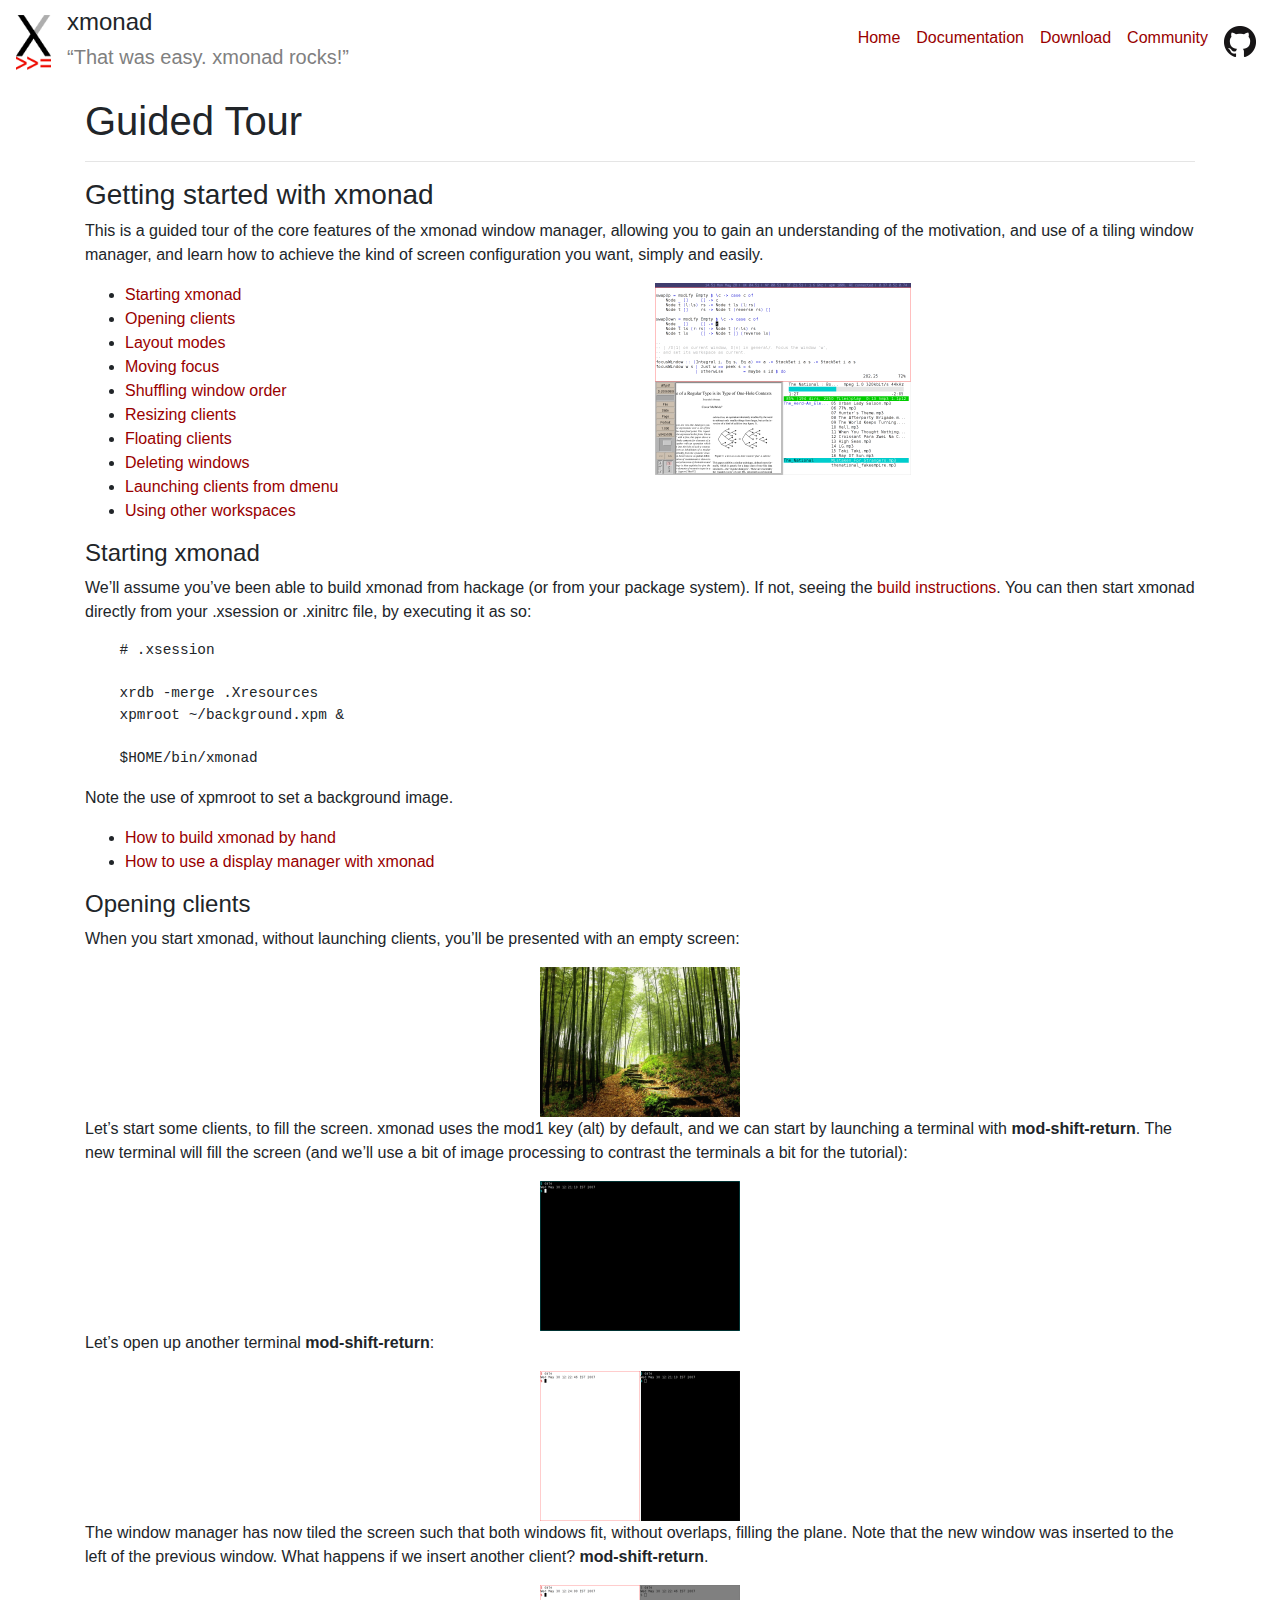
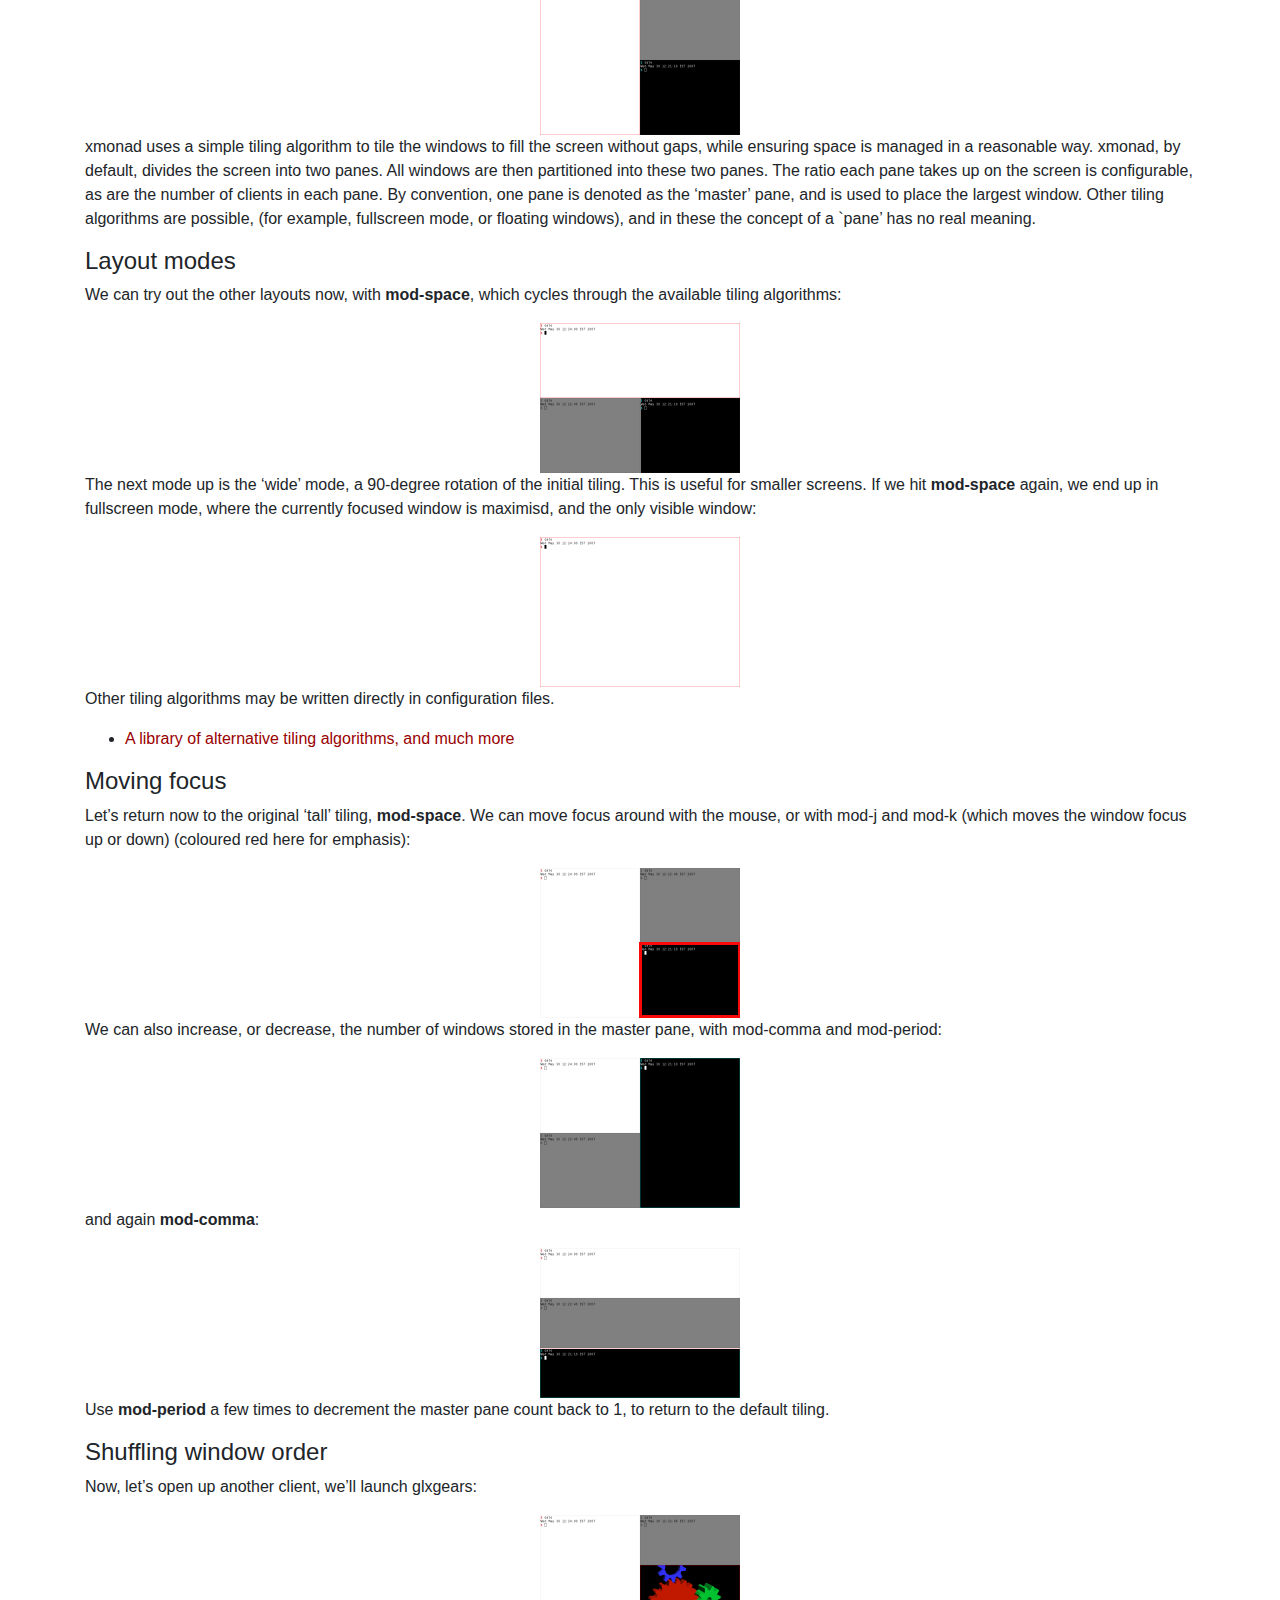
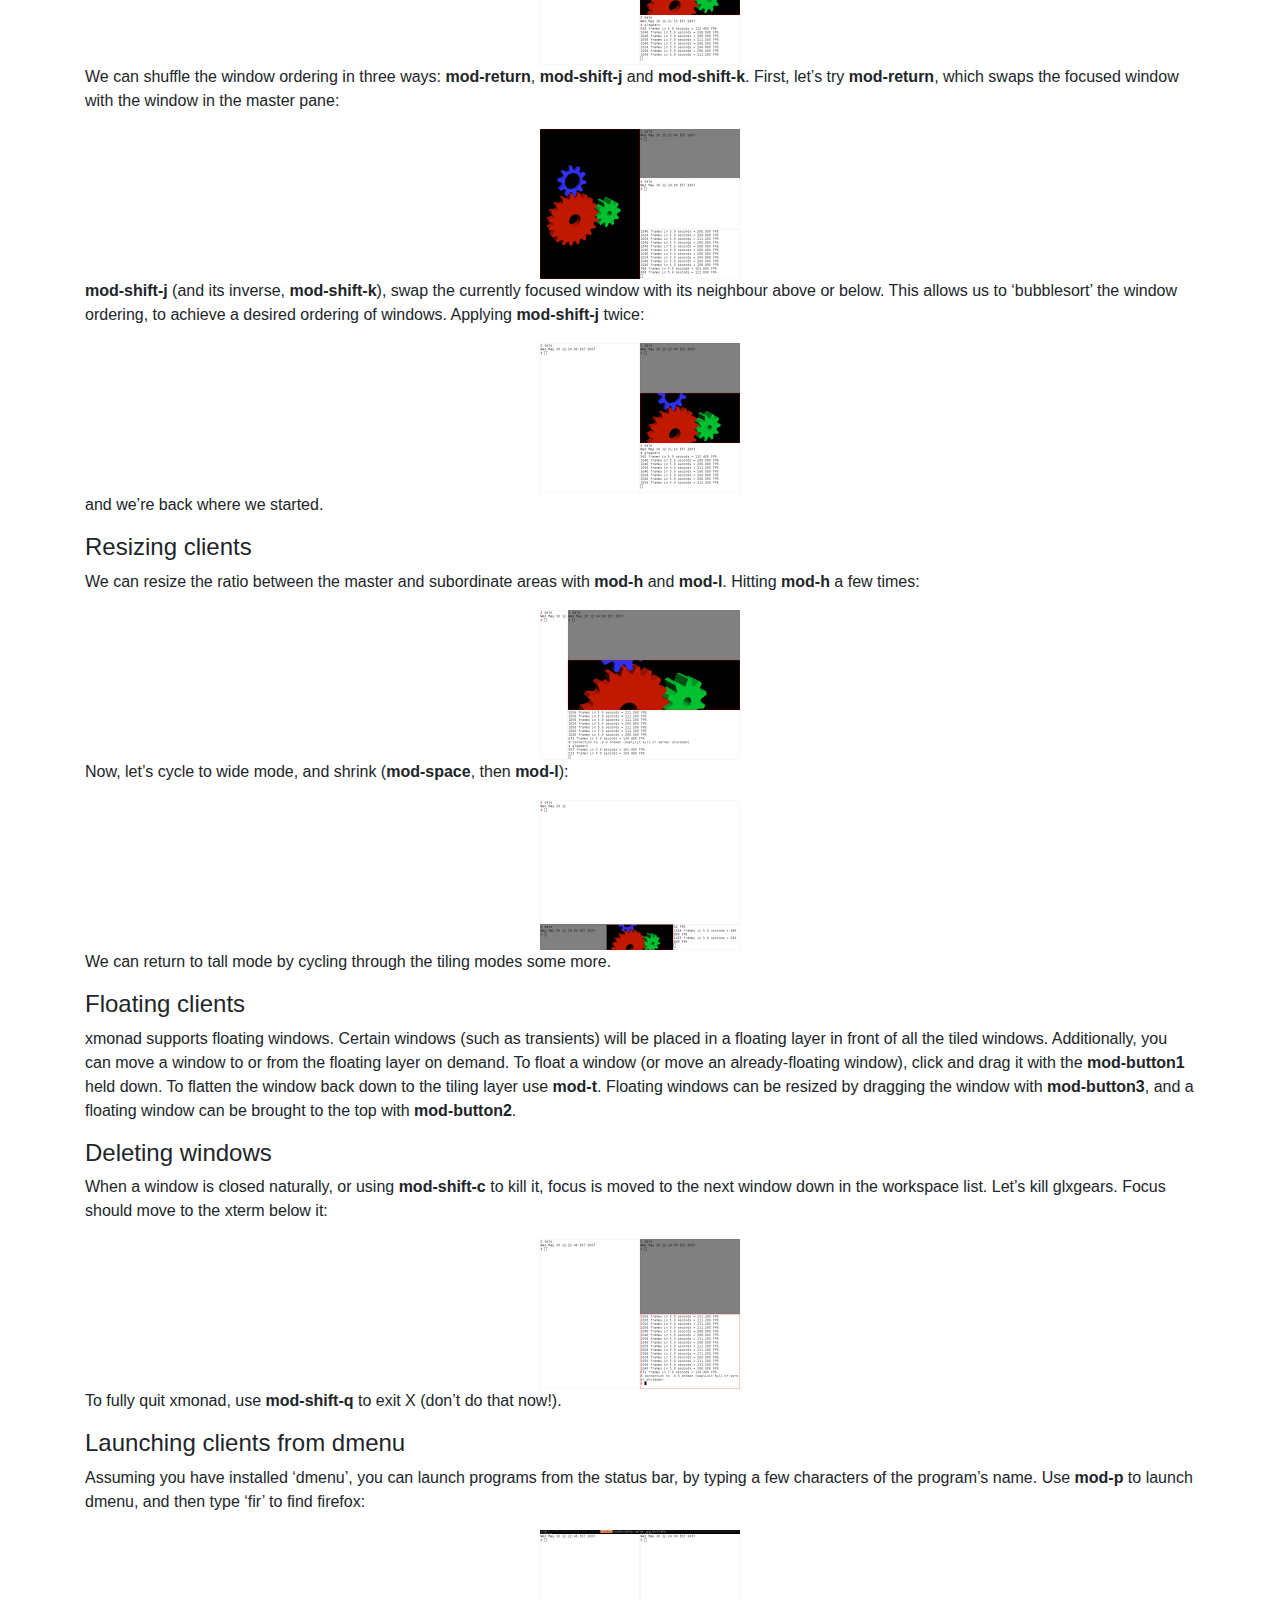
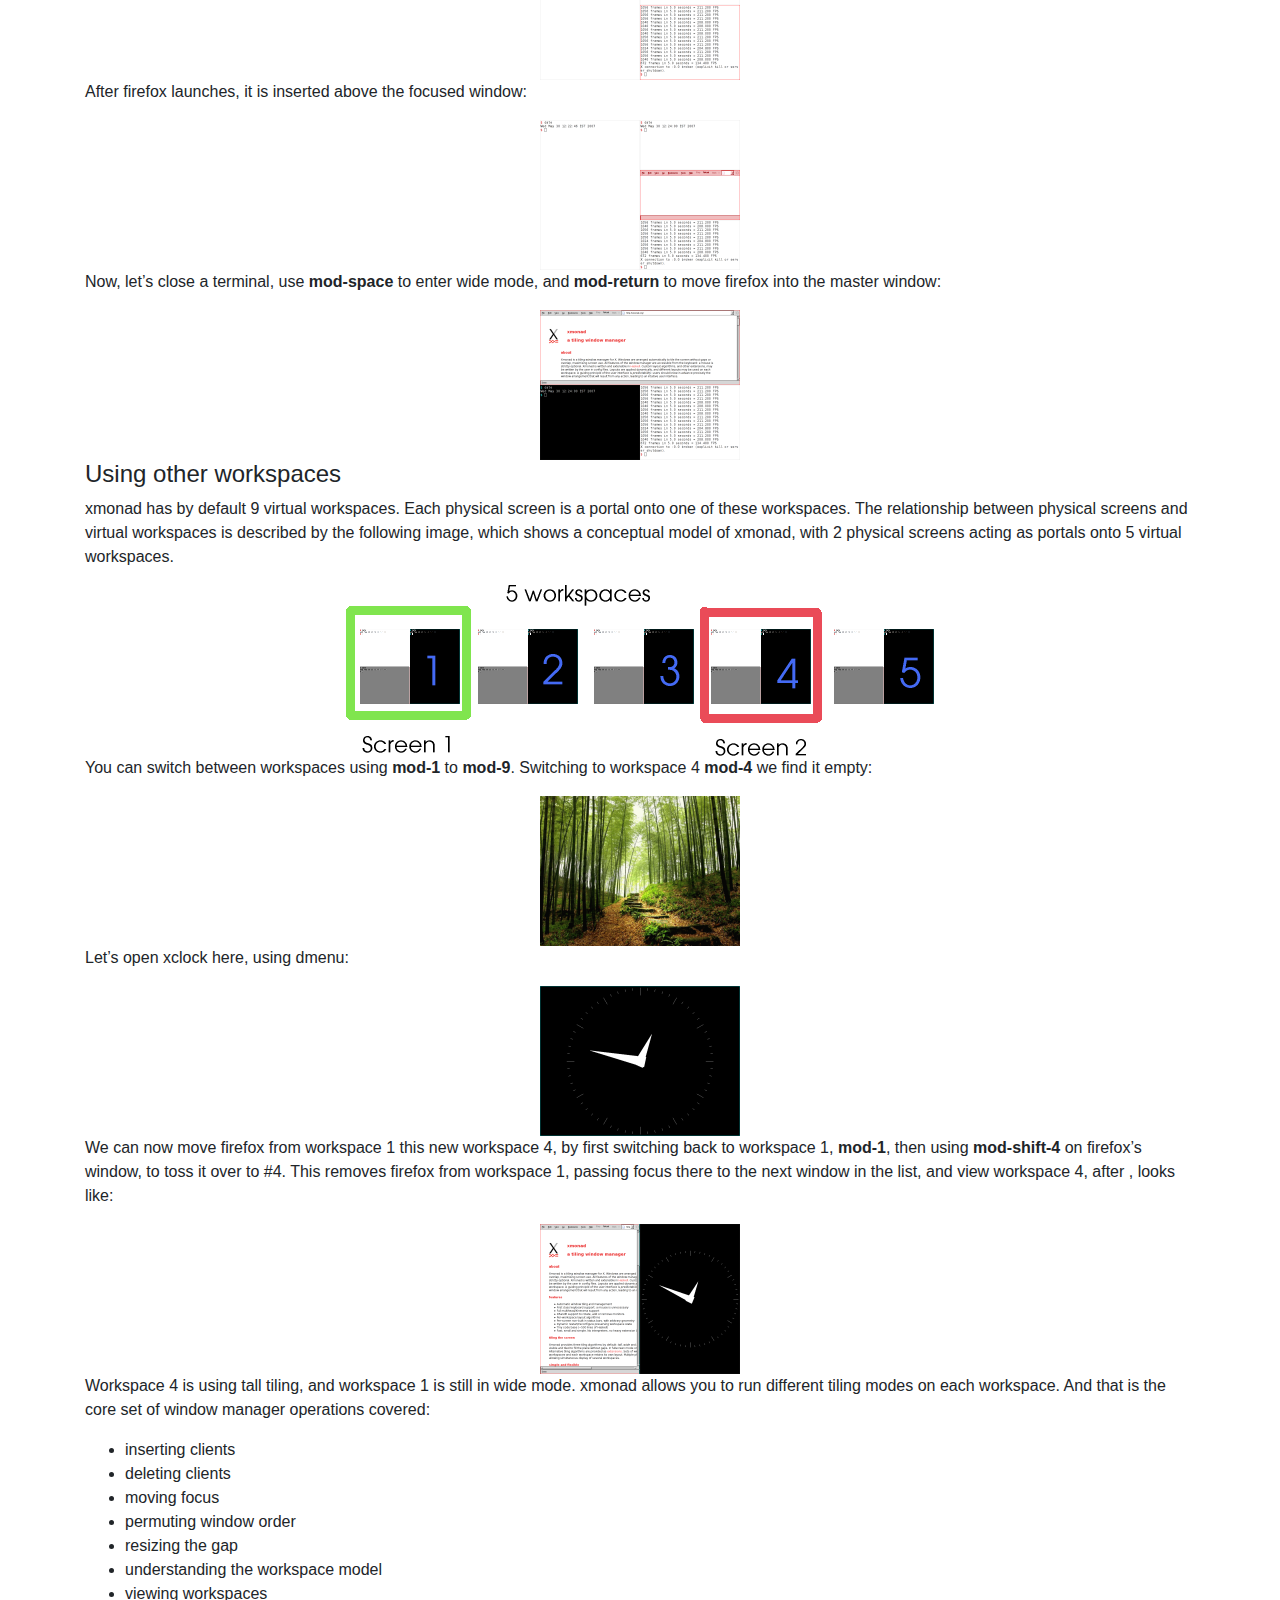
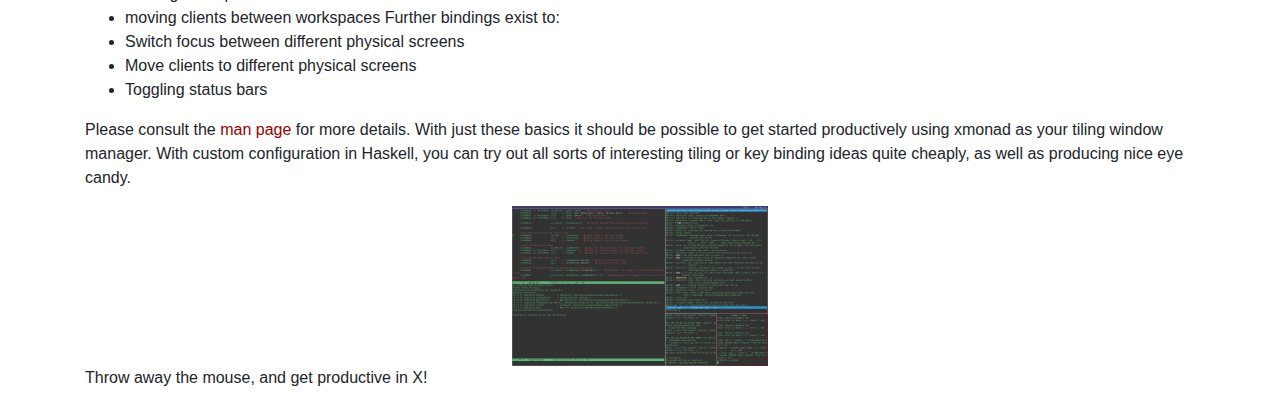
<file: docs/tour.html>
<!DOCTYPE html>
<html lang="en">
    <head>
        <meta charset="utf-8">
        <meta http-equiv="x-ua-compatible" content="ie=edge">
        <meta name="viewport" content="width=device-width, initial-scale=1">
        <title>
            xmonad
            
            :
            
            Guided Tour | The window manager that rocks
        </title>
        <meta name="description" content="the tiling window manager that rocks">

        <!-- Bootstrap CSS -->
        <link rel="stylesheet" href="./css/bootstrap.min.css">
        <link rel="stylesheet" href="./css/main.css">
    </head>
    <body>
        <nav class="navbar navbar-expand-lg navbar-light">
            <a class="mfont-weight-normal navbar-brand" href="#">
                <img src="./images/xmonad-logo.png" class="logo" alt="xmonad logo" id="xmonadLogo">
            </a>
            <div class="mr-auto">
                <h4>xmonad</h4>
                <h5 class="quote">“That was easy. xmonad rocks!”</h5>
            </div>
            <button class="navbar-toggler" type="button" data-toggle="collapse" data-target="#navbarText" aria-controls="navbarTogglerDemo01" aria-expanded="false" aria-label="Toggle navigation">
                <span class="navbar-toggler-icon"></span>
            </button>
            <div class="collapse navbar-collapse" id="navbarText">
                <ul class="navbar-nav ml-auto">
                    <li class="nav-item">
                        <a class="nav-link" href="./index.html">Home</a>
                    </li>
                    <li class="nav-item">
                        <a class="nav-link" href="./documentation.html">Documentation</a>
                    </li>
                    <li class="nav-item">
                        <a class="nav-link" href="./download.html">Download</a>
                    </li>
                    <li class="nav-item">
                        <a class="nav-link" href="./community.html">Community</a>
                    </li>
                    <li class="nav-item">
                        <a class="nav-link" href="https://github.com/xmonad/xmonad">
                            <img src="./images/GitHub-Mark-32px.png" class="github-logo" alt="github logo">
                        </a>
                    </li>
                </ul>
            </div>
        </nav>
        <div class="container">
    <h1>Guided Tour</h1>
    <hr />
    <h3 id="getting-started-with-xmonad">Getting started with xmonad</h3>
<p>This is a guided tour of the core features of the xmonad window manager, allowing you to gain an understanding of the motivation, and use of a tiling window manager, and learn how to achieve the kind of screen configuration you want, simply and easily.</p>
<div class="row">
<div class="col-6">
<ul>
<li><a href="#starting-xmonad">Starting xmonad</a></li>
<li><a href="#opening-clients">Opening clients</a></li>
<li><a href="#layout-modes">Layout modes</a></li>
<li><a href="#moving-focus">Moving focus</a></li>
<li><a href="#shuffling-window-order">Shuffling window order</a></li>
<li><a href="#resizing-clients">Resizing clients</a></li>
<li><a href="#floating-clients">Floating clients</a></li>
<li><a href="#deleting-windows">Deleting windows</a></li>
<li><a href="#launching-clients-from-dmenu">Launching clients from dmenu</a></li>
<li><a href="#using-other-workspaces">Using other workspaces</a></li>
</ul>
</div>
<div class="col-6 align-middle">
<p><a href="./images/screen-dons-tall-status.png"><img src="./images/screen-dons-tall-status-thumb.png" alt="our goal" /></a></p>
</div>
</div>
<h4 id="starting-xmonad">Starting xmonad</h4>
<p>We’ll assume you’ve been able to build xmonad from hackage (or from your package system). If not, seeing the <a href="install-instructions.html">build instructions</a>. You can then start xmonad directly from your .xsession or .xinitrc file, by executing it as so:</p>
<pre><code>    # .xsession

    xrdb -merge .Xresources
    xpmroot ~/background.xpm &amp;

    $HOME/bin/xmonad</code></pre>
<p>Note the use of xpmroot to set a background image.</p>
<ul>
<li><a href="./intro.html#comp">How to build xmonad by hand</a></li>
<li><a href="http://haskell.org/haskellwiki/Xmonad/Frequently_asked_questions#How_can_I_use_xmonad_with_a_display_manager.3F_.28xdm.2C_kdm.2C_gdm.29">How to use a display manager with xmonad</a></li>
</ul>
<h4 id="opening-clients">Opening clients</h4>
<p>When you start xmonad, without launching clients, you’ll be presented with an empty screen:</p>
<center>
<a href="./images/tour/large/empty.png"><img src="./images/tour/empty.png" alt="no windows open" /></a>
</center>
<p>Let’s start some clients, to fill the screen. xmonad uses the mod1 key (alt) by default, and we can start by launching a terminal with <strong>mod-shift-return</strong>. The new terminal will fill the screen (and we’ll use a bit of image processing to contrast the terminals a bit for the tutorial):</p>
<center>
<a href="./images/tour/large/one.png"><img src="./images/tour/one.png" alt="one window" /></a>
</center>
<p>Let’s open up another terminal <strong>mod-shift-return</strong>:</p>
<center>
<a href="./images/tour/large/two.png"><img src="./images/tour/two.png" alt="two windows" /></a>
</center>
<p>The window manager has now tiled the screen such that both windows fit, without overlaps, filling the plane. Note that the new window was inserted to the left of the previous window. What happens if we insert another client? <strong>mod-shift-return</strong>.</p>
<center>
<a href="./images/tour/large/three.png"><img src="./images/tour/three.png" alt="three windows" /></a>
</center>
<p>xmonad uses a simple tiling algorithm to tile the windows to fill the screen without gaps, while ensuring space is managed in a reasonable way. xmonad, by default, divides the screen into two panes. All windows are then partitioned into these two panes. The ratio each pane takes up on the screen is configurable, as are the number of clients in each pane. By convention, one pane is denoted as the ‘master’ pane, and is used to place the largest window. Other tiling algorithms are possible, (for example, fullscreen mode, or floating windows), and in these the concept of a `pane’ has no real meaning.</p>
<h4 id="layout-modes">Layout modes</h4>
<p>We can try out the other layouts now, with <strong>mod-space</strong>, which cycles through the available tiling algorithms:</p>
<center>
<a href="./images/tour/large/mirror.png"><img src="./images/tour/mirror.png" alt="a new layout" /></a>
</center>
<p>The next mode up is the ‘wide’ mode, a 90-degree rotation of the initial tiling. This is useful for smaller screens. If we hit <strong>mod-space</strong> again, we end up in fullscreen mode, where the currently focused window is maximisd, and the only visible window:</p>
<center>
<a href="./images/tour/large/full.png"><img src="./images/tour/full.png" alt="full-screen" /></a>
</center>
<p>Other tiling algorithms may be written directly in configuration files.</p>
<ul>
<li><a href="https://hackage.haskell.org/package/xmonad-contrib">A library of alternative tiling algorithms, and much more</a></li>
</ul>
<h4 id="moving-focus">Moving focus</h4>
<p>Let’s return now to the original ‘tall’ tiling, <strong>mod-space</strong>. We can move focus around with the mouse, or with mod-j and mod-k (which moves the window focus up or down) (coloured red here for emphasis):</p>
<center>
<a href="./images/tour/large/focus.png"><img src="./images/tour/focus.png" alt="focus" /></a>
</center>
<p>We can also increase, or decrease, the number of windows stored in the master pane, with mod-comma and mod-period:</p>
<center>
<a href="./images/tour/large/inc1.png"><img src="./images/tour/inc1.png" alt="two master windows" /></a>
</center>
<p>and again <strong>mod-comma</strong>:</p>
<center>
<a href="./images/tour/large/inc2.png"><img src="./images/tour/inc2.png" alt="three master windows" /></a>
</center>
<p>Use <strong>mod-period</strong> a few times to decrement the master pane count back to 1, to return to the default tiling.</p>
<h4 id="shuffling-window-order">Shuffling window order</h4>
<p>Now, let’s open up another client, we’ll launch glxgears:</p>
<center>
<a href="./images/tour/large/glxgears.png"><img src="./images/tour/glxgears.png" alt="several open windows" /></a>
</center>
<p>We can shuffle the window ordering in three ways: <strong>mod-return</strong>, <strong>mod-shift-j</strong> and <strong>mod-shift-k</strong>. First, let’s try <strong>mod-return</strong>, which swaps the focused window with the window in the master pane:</p>
<center>
<a href="./images/tour/large/glxgears2.png"><img src="./images/tour/glxgears2.png" alt="moving the focused window" /></a>
</center>
<p><strong>mod-shift-j</strong> (and its inverse, <strong>mod-shift-k</strong>), swap the currently focused window with its neighbour above or below. This allows us to ‘bubblesort’ the window ordering, to achieve a desired ordering of windows. Applying <strong>mod-shift-j</strong> twice:</p>
<center>
<a href="./images/tour/large/glxgears.png"><img src="./images/tour/glxgears.png" alt="moving it back" /></a>
</center>
<p>and we’re back where we started.</p>
<h4 id="resizing-clients">Resizing clients</h4>
<p>We can resize the ratio between the master and subordinate areas with <strong>mod-h</strong> and <strong>mod-l</strong>. Hitting <strong>mod-h</strong> a few times:</p>
<center>
<a href="./images/tour/large/inc.png"><img src="./images/tour/inc.png" alt="resizing windows" /></a>
</center>
<p>Now, let’s cycle to wide mode, and shrink (<strong>mod-space</strong>, then <strong>mod-l</strong>):</p>
<center>
<a href="./images/tour/large/dec.png"><img src="./images/tour/dec.png" alt="resizing in wide mode" /></a>
</center>
<p>We can return to tall mode by cycling through the tiling modes some more.</p>
<h4 id="floating-clients">Floating clients</h4>
<p>xmonad supports <emph>floating windows</emph>. Certain windows (such as transients) will be placed in a floating layer in front of all the tiled windows. Additionally, you can move a window to or from the floating layer on demand. To float a window (or move an already-floating window), click and drag it with the <strong>mod-button1</strong> held down. To flatten the window back down to the tiling layer use <strong>mod-t</strong>. Floating windows can be resized by dragging the window with <strong>mod-button3</strong>, and a floating window can be brought to the top with <strong>mod-button2</strong>.</p>
<h4 id="deleting-windows">Deleting windows</h4>
<p>When a window is closed naturally, or using <strong>mod-shift-c</strong> to kill it, focus is moved to the next window down in the workspace list. Let’s kill glxgears. Focus should move to the xterm below it:</p>
<center>
<a href="./images/tour/large/kill.png"><img src="./images/tour/kill.png" alt="after killing glxgears" /></a>
</center>
<p>To fully quit xmonad, use <strong>mod-shift-q</strong> to exit X (don’t do that now!).</p>
<h4 id="launching-clients-from-dmenu">Launching clients from dmenu</h4>
<p>Assuming you have installed ‘dmenu’, you can launch programs from the status bar, by typing a few characters of the program’s name. Use <strong>mod-p</strong> to launch dmenu, and then type ‘fir’ to find firefox:</p>
<center>
<a href="./images/tour/large/dmenu.png"><img src="./images/tour/dmenu.png" alt="dmenu" /></a>
</center>
<p>After firefox launches, it is inserted above the focused window:</p>
<center>
<a href="./images/tour/large/launched.png"><img src="./images/tour/launched.png" alt="new firefox window" /></a>
</center>
<p>Now, let’s close a terminal, use <strong>mod-space</strong> to enter wide mode, and <strong>mod-return</strong> to move firefox into the master window:</p>
<center>
<a href="./images/tour/large/wide.png"><img src="./images/tour/wide.png" alt="shuffling windows" /></a>
</center>
<h4 id="using-other-workspaces">Using other workspaces</h4>
<p>xmonad has by default 9 virtual workspaces. Each physical screen is a portal onto one of these workspaces. The relationship between physical screens and virtual workspaces is described by the following image, which shows a conceptual model of xmonad, with 2 physical screens acting as portals onto 5 virtual workspaces.</p>
<center>
<img src="./images/tour/workspaces.png" title="fig:" alt="virtual workspaces" />
</center>
<p>You can switch between workspaces using <strong>mod-1</strong> to <strong>mod-9</strong>. Switching to workspace 4 <strong>mod-4</strong> we find it empty:</p>
<center>
<a href="./images/tour/large/empty.png"><img src="./images/tour/empty.png" alt="new workspace" /></a>
</center>
<p>Let’s open xclock here, using dmenu:</p>
<center>
<a href="./images/tour/large/xclock.png"><img src="./images/tour/xclock.png" alt="xclock" /></a>
</center>
<p>We can now move firefox from workspace 1 this new workspace 4, by first switching back to workspace 1, <strong>mod-1</strong>, then using <strong>mod-shift-4</strong> on firefox’s window, to toss it over to #4. This removes firefox from workspace 1, passing focus there to the next window in the list, and view workspace 4, after <mod-4>, looks like:</p>
<center>
<a href="./images/tour/large/ws4-1.png"><img src="./images/tour/ws4-1.png" alt="transferring windows from one workspace to another" /></a>
</center>
<p>Workspace 4 is using tall tiling, and workspace 1 is still in wide mode. xmonad allows you to run different tiling modes on each workspace. And that is the core set of window manager operations covered:</p>
<ul>
<li>inserting clients</li>
<li>deleting clients</li>
<li>moving focus</li>
<li>permuting window order</li>
<li>resizing the gap</li>
<li>understanding the workspace model</li>
<li>viewing workspaces</li>
<li>moving clients between workspaces Further bindings exist to:</li>
<li>Switch focus between different physical screens</li>
<li>Move clients to different physical screens</li>
<li>Toggling status bars</li>
</ul>
<p>Please consult the <a href="./manpage.html">man page</a> for more details. With just these basics it should be possible to get started productively using xmonad as your tiling window manager. With custom configuration in Haskell, you can try out all sorts of interesting tiling or key binding ideas quite cheaply, as well as producing nice eye candy.</p>
<center>
<a href="./images/screen-ejt-spiral-dzen.png"><img src="./images/screen-ejt-spiral-dzen-thumb.png" alt="with the spiral plugin" /></a>
</center>
<p>Throw away the mouse, and get productive in X!</p>
</div>

    </body>
</html>
</file>
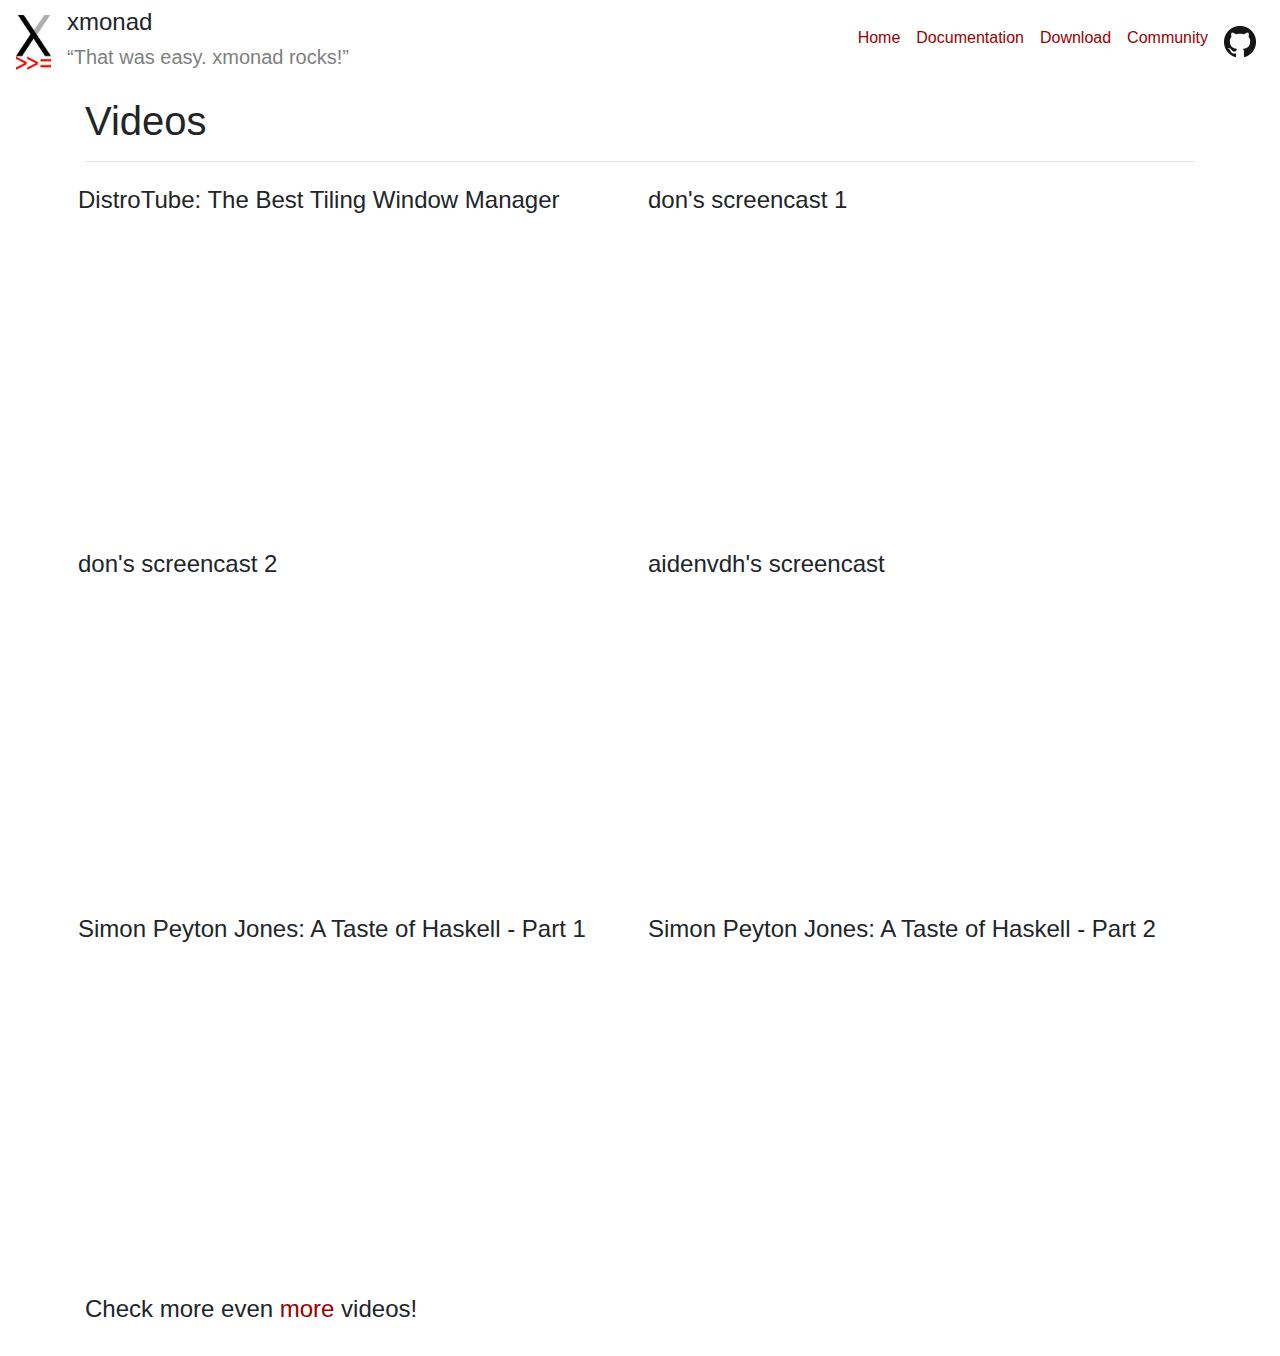
<file: docs/videos.html>
<!DOCTYPE html>
<html lang="en">
    <head>
        <meta charset="utf-8">
        <meta http-equiv="x-ua-compatible" content="ie=edge">
        <meta name="viewport" content="width=device-width, initial-scale=1">
        <title>
            xmonad
            
            :
            
            Videos | The window manager that rocks
        </title>
        <meta name="description" content="the tiling window manager that rocks">

        <!-- Bootstrap CSS -->
        <link rel="stylesheet" href="./css/bootstrap.min.css">
        <link rel="stylesheet" href="./css/main.css">
    </head>
    <body>
        <nav class="navbar navbar-expand-lg navbar-light">
            <a class="mfont-weight-normal navbar-brand" href="#">
                <img src="./images/xmonad-logo.png" class="logo" alt="xmonad logo" id="xmonadLogo">
            </a>
            <div class="mr-auto">
                <h4>xmonad</h4>
                <h5 class="quote">“That was easy. xmonad rocks!”</h5>
            </div>
            <button class="navbar-toggler" type="button" data-toggle="collapse" data-target="#navbarText" aria-controls="navbarTogglerDemo01" aria-expanded="false" aria-label="Toggle navigation">
                <span class="navbar-toggler-icon"></span>
            </button>
            <div class="collapse navbar-collapse" id="navbarText">
                <ul class="navbar-nav ml-auto">
                    <li class="nav-item">
                        <a class="nav-link" href="./index.html">Home</a>
                    </li>
                    <li class="nav-item">
                        <a class="nav-link" href="./documentation.html">Documentation</a>
                    </li>
                    <li class="nav-item">
                        <a class="nav-link" href="./download.html">Download</a>
                    </li>
                    <li class="nav-item">
                        <a class="nav-link" href="./community.html">Community</a>
                    </li>
                    <li class="nav-item">
                        <a class="nav-link" href="https://github.com/xmonad/xmonad">
                            <img src="./images/GitHub-Mark-32px.png" class="github-logo" alt="github logo">
                        </a>
                    </li>
                </ul>
            </div>
        </nav>
        <div class="container">
    <h1>Videos</h1>
    <hr />
    <div class="row">
    
    <div class="col-lg-6 p-2">
        <h4>DistroTube: The Best Tiling Window Manager</h4>
        <div class="embed-responsive embed-responsive-16by9">
            <iframe class="embed-responsive-item" src="https://www.youtube.com/embed/pY9HPm1N16Y" allowfullscreen></iframe>
        </div>
    </div>
    
    <div class="col-lg-6 p-2">
        <h4>don's screencast 1</h4>
        <div class="embed-responsive embed-responsive-16by9">
            <iframe class="embed-responsive-item" src="https://www.youtube.com/embed/4dyoLS-zOgE" allowfullscreen></iframe>
        </div>
    </div>
    
    <div class="col-lg-6 p-2">
        <h4>don's screencast 2</h4>
        <div class="embed-responsive embed-responsive-16by9">
            <iframe class="embed-responsive-item" src="https://www.youtube.com/embed/LN4Ov6ZLcrI" allowfullscreen></iframe>
        </div>
    </div>
    
    <div class="col-lg-6 p-2">
        <h4>aidenvdh's screencast</h4>
        <div class="embed-responsive embed-responsive-16by9">
            <iframe class="embed-responsive-item" src="https://www.youtube.com/embed/7ZAmMdRBRjs" allowfullscreen></iframe>
        </div>
    </div>
    
    <div class="col-lg-6 p-2">
        <h4>Simon Peyton Jones: A Taste of Haskell - Part 1</h4>
        <div class="embed-responsive embed-responsive-16by9">
            <iframe class="embed-responsive-item" src="https://www.youtube.com/embed/jLj1QV11o9g" allowfullscreen></iframe>
        </div>
    </div>
    
    <div class="col-lg-6 p-2">
        <h4>Simon Peyton Jones: A Taste of Haskell - Part 2</h4>
        <div class="embed-responsive embed-responsive-16by9">
            <iframe class="embed-responsive-item" src="https://www.youtube.com/embed/EP0UgtZ9EDQ" allowfullscreen></iframe>
        </div>
    </div>
    
</div>
<h4 class="py-4">Check more even <a href="https://www.youtube.com/results?search_query=xmonad">more</a> videos!</h4>

</div>

    </body>
</html>
</file>
<file: docs/css/main.css>
background{background-color:yellow}.navbar.my-bg{background-color:white;color:black}#navbarText>ul>li>a{color:#900}#navbarText>ul>li>a:hover{color:black}.quote{color:gray}.navbar{padding-bottom:20px}#xmonadLogo{display:block;max-width:35px;width:auto;height:auto}.example-img{width:70%}.logo{float:left}.name{color:darkgrey;font-size:80px}.name::first-letter{color:black}.btn-bd-purple{background-color:#900;color:white}a{color:#900}a:hover{color:black}h1,h2{font-family:Raleway,Helvetica,Arial,sans-serif;font-weight:500}.list-col-4>ul{column-count:4}.list-col-3>ul{column-count:3}
</file>
